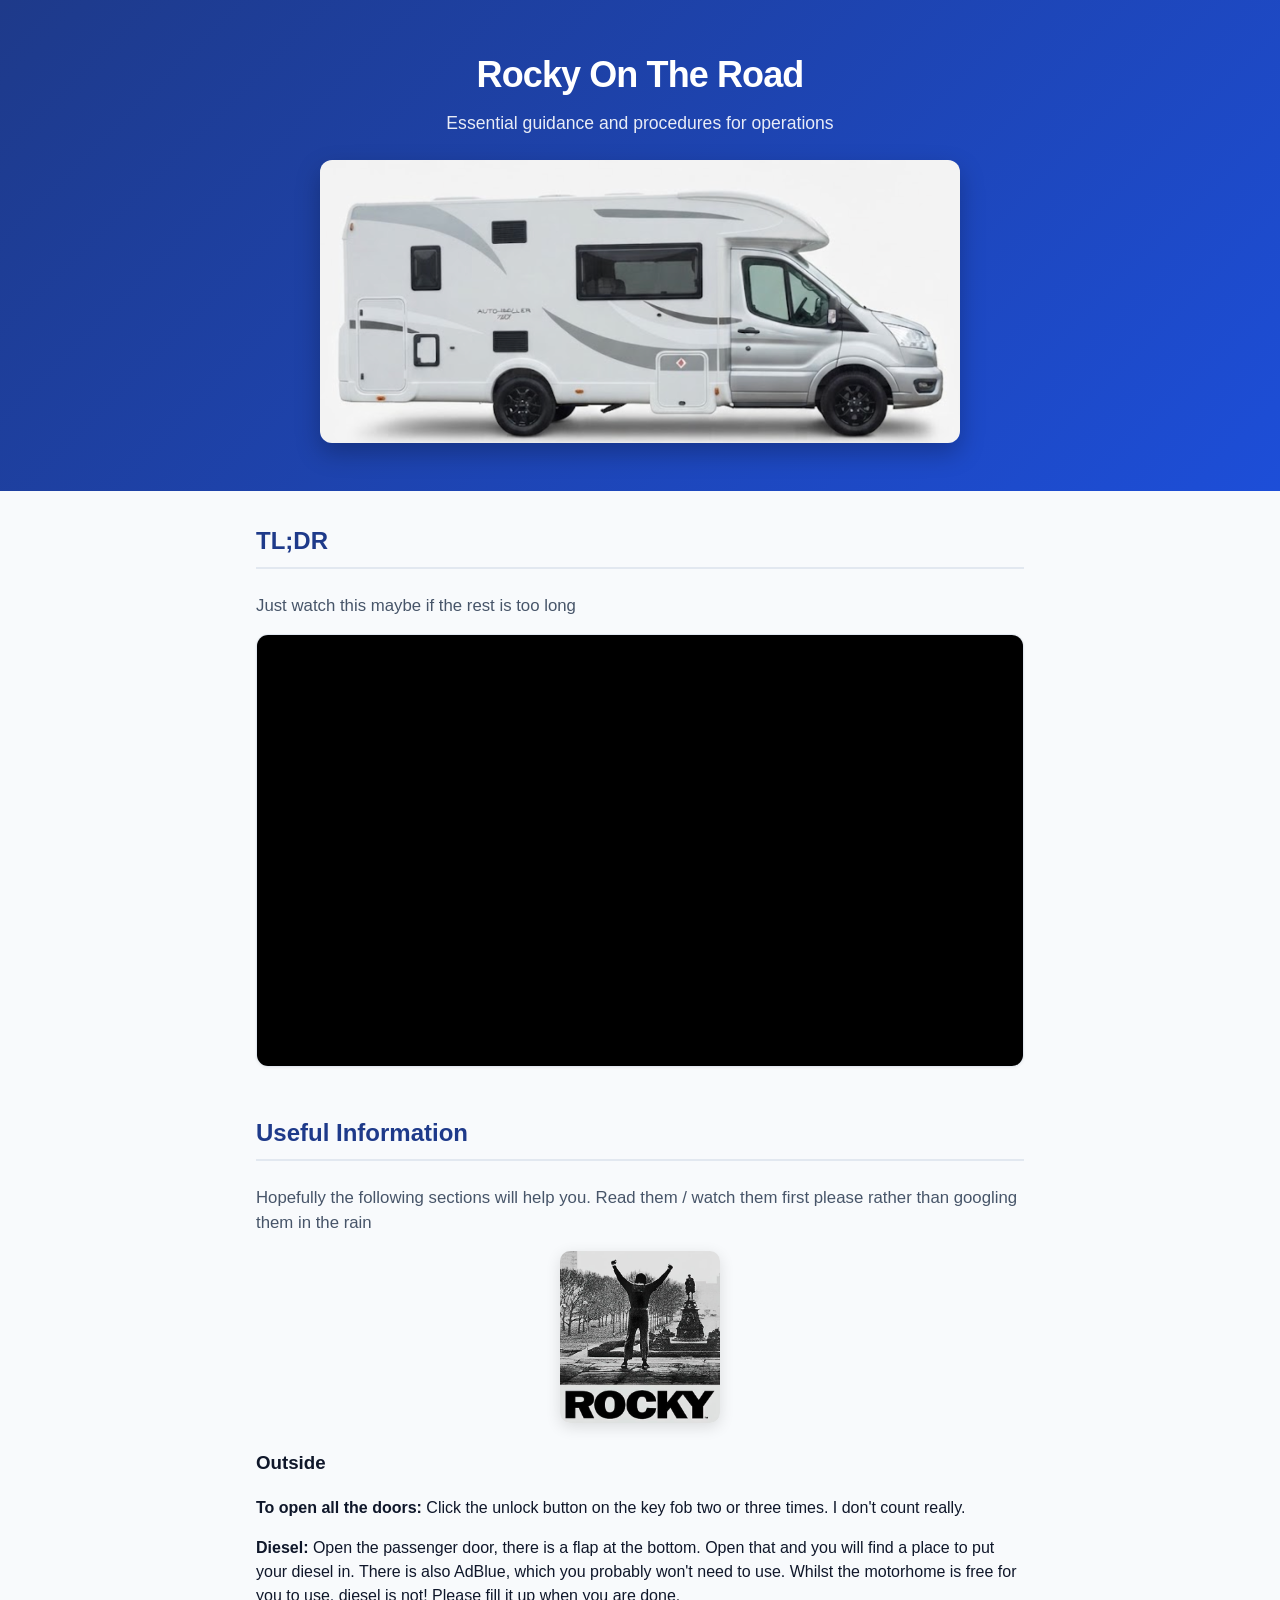
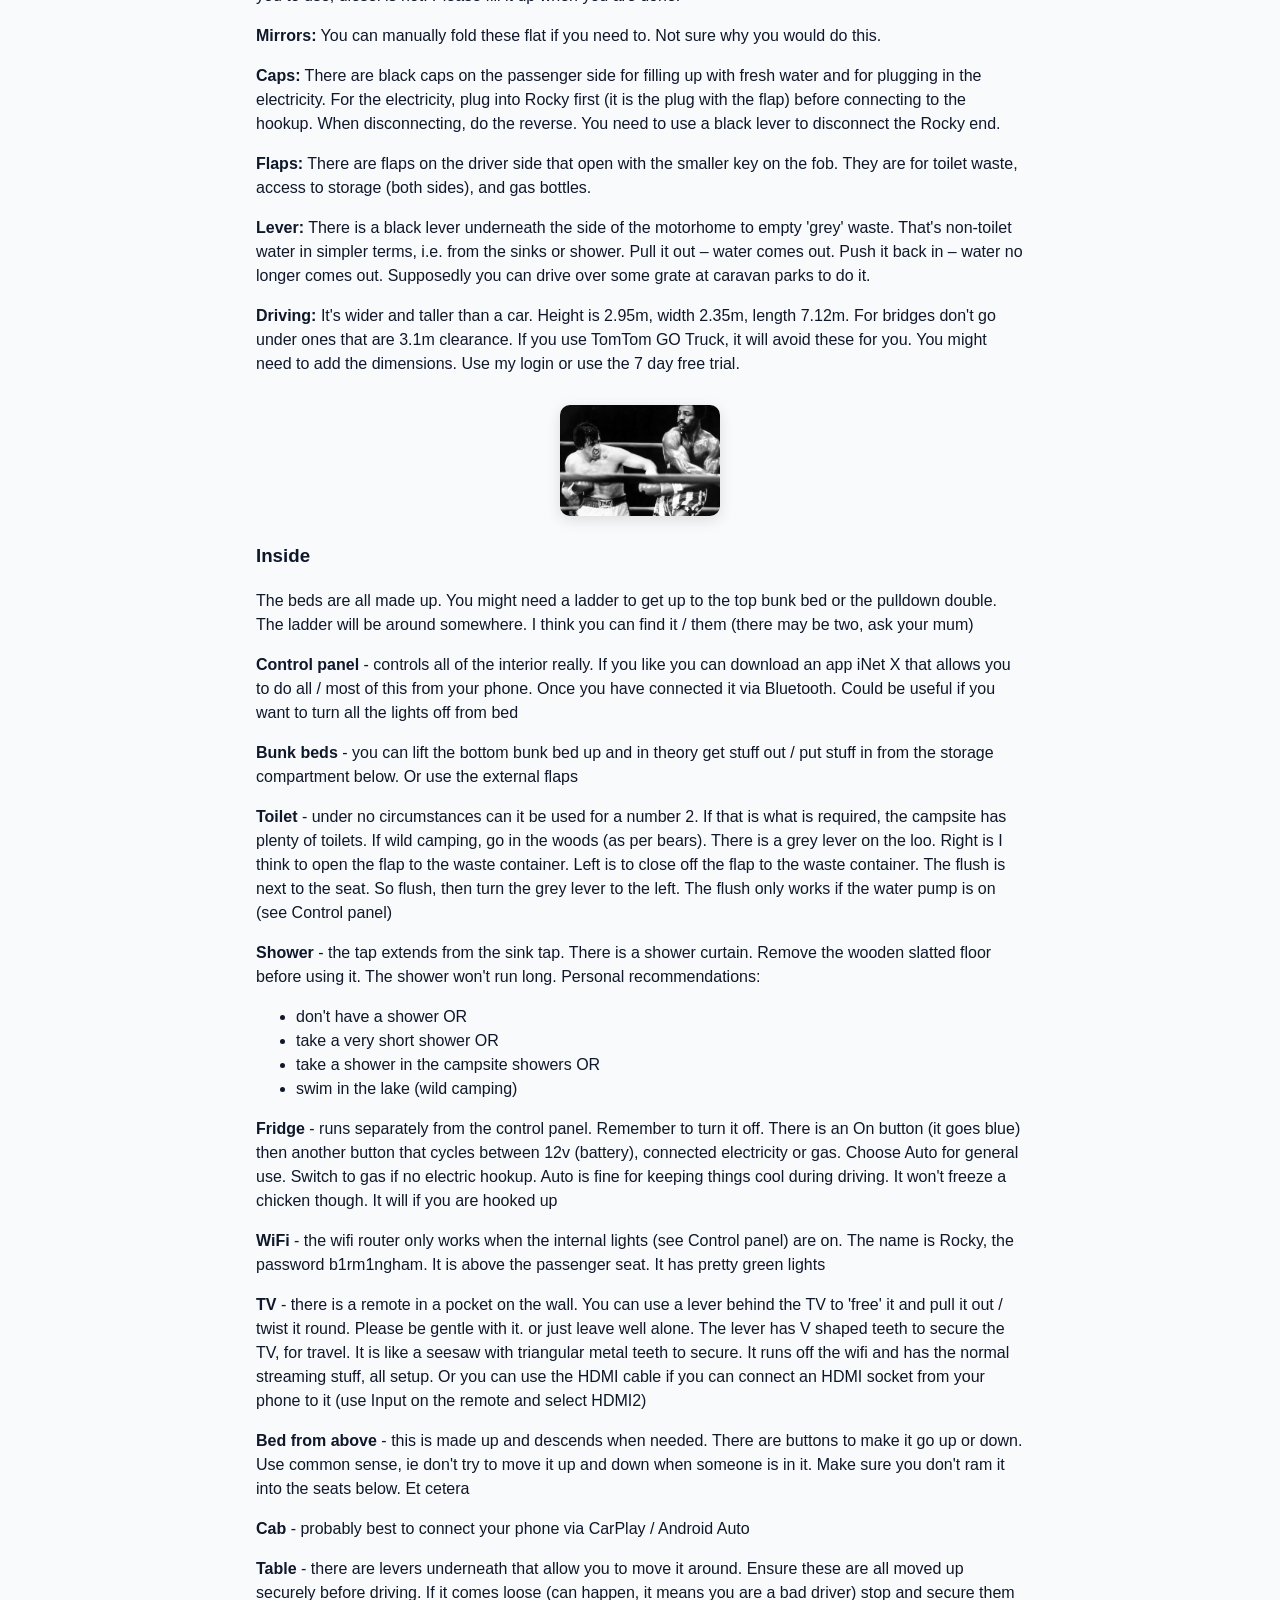
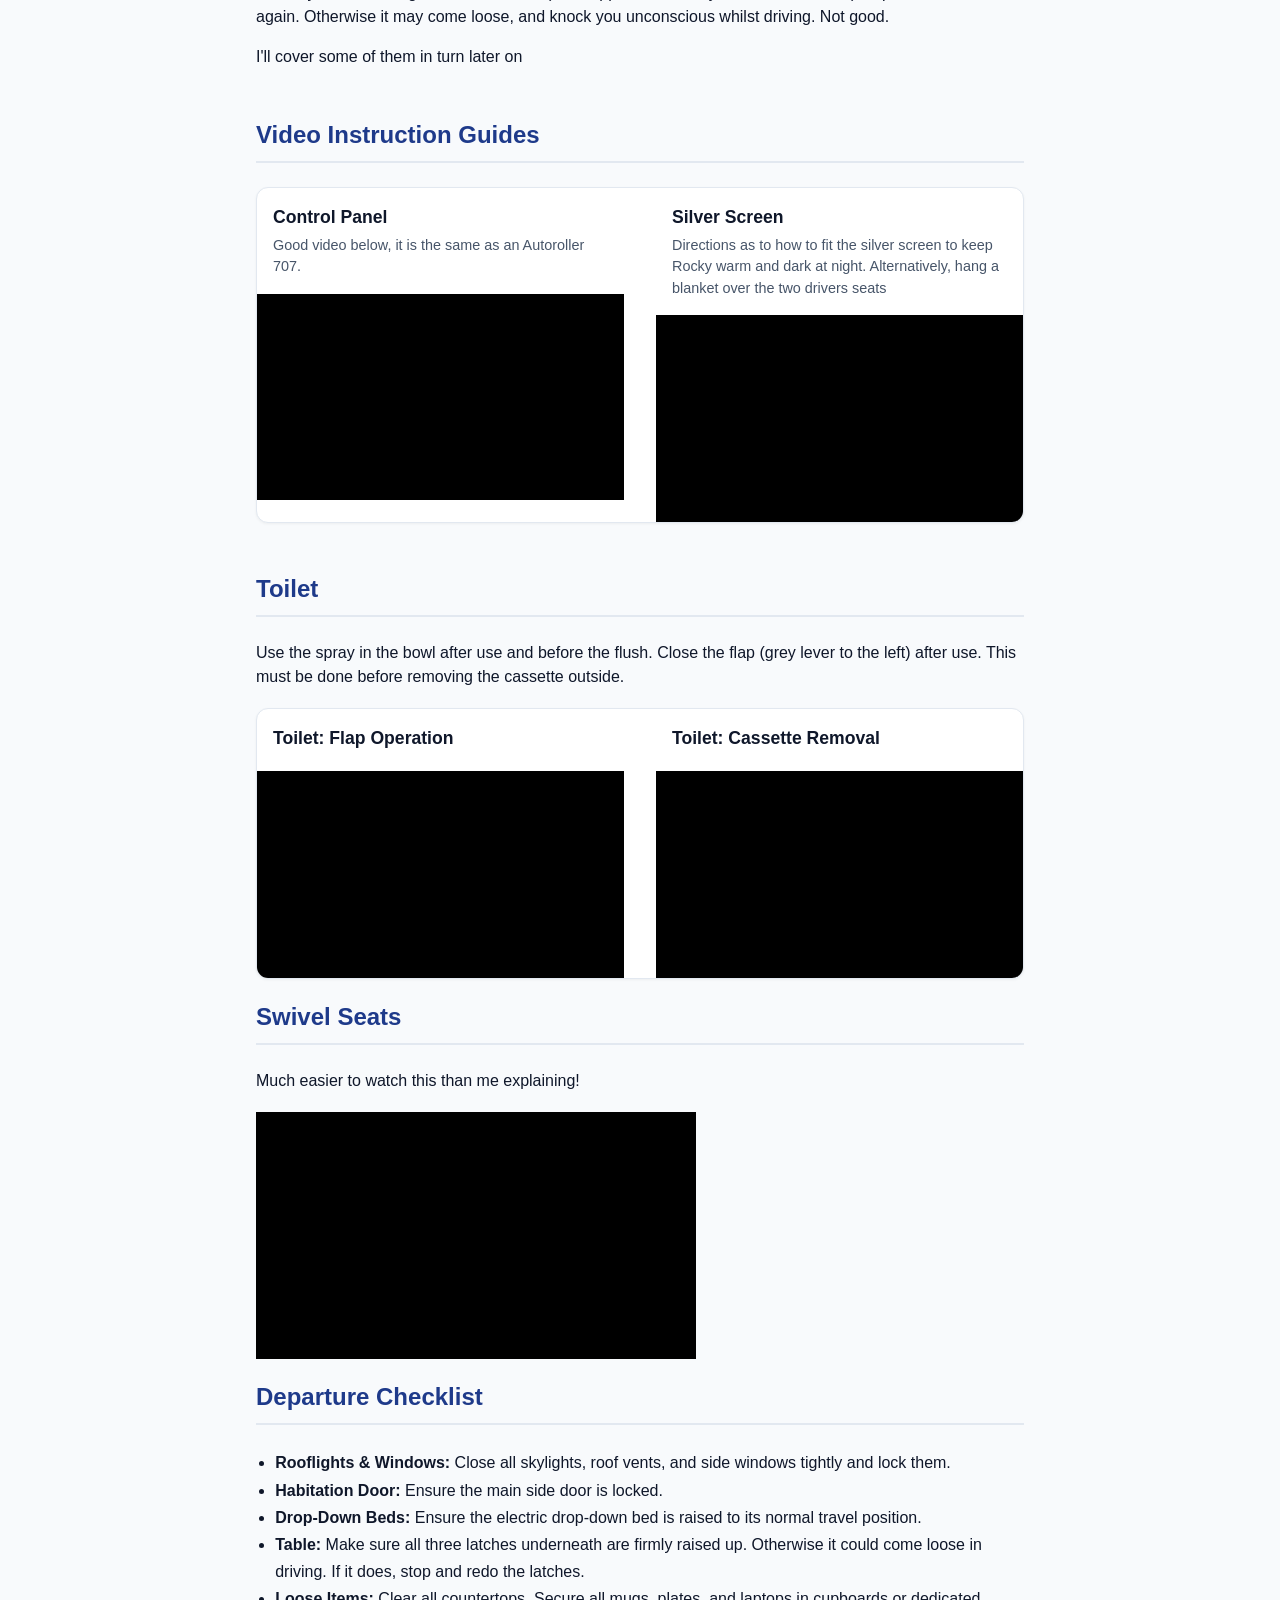
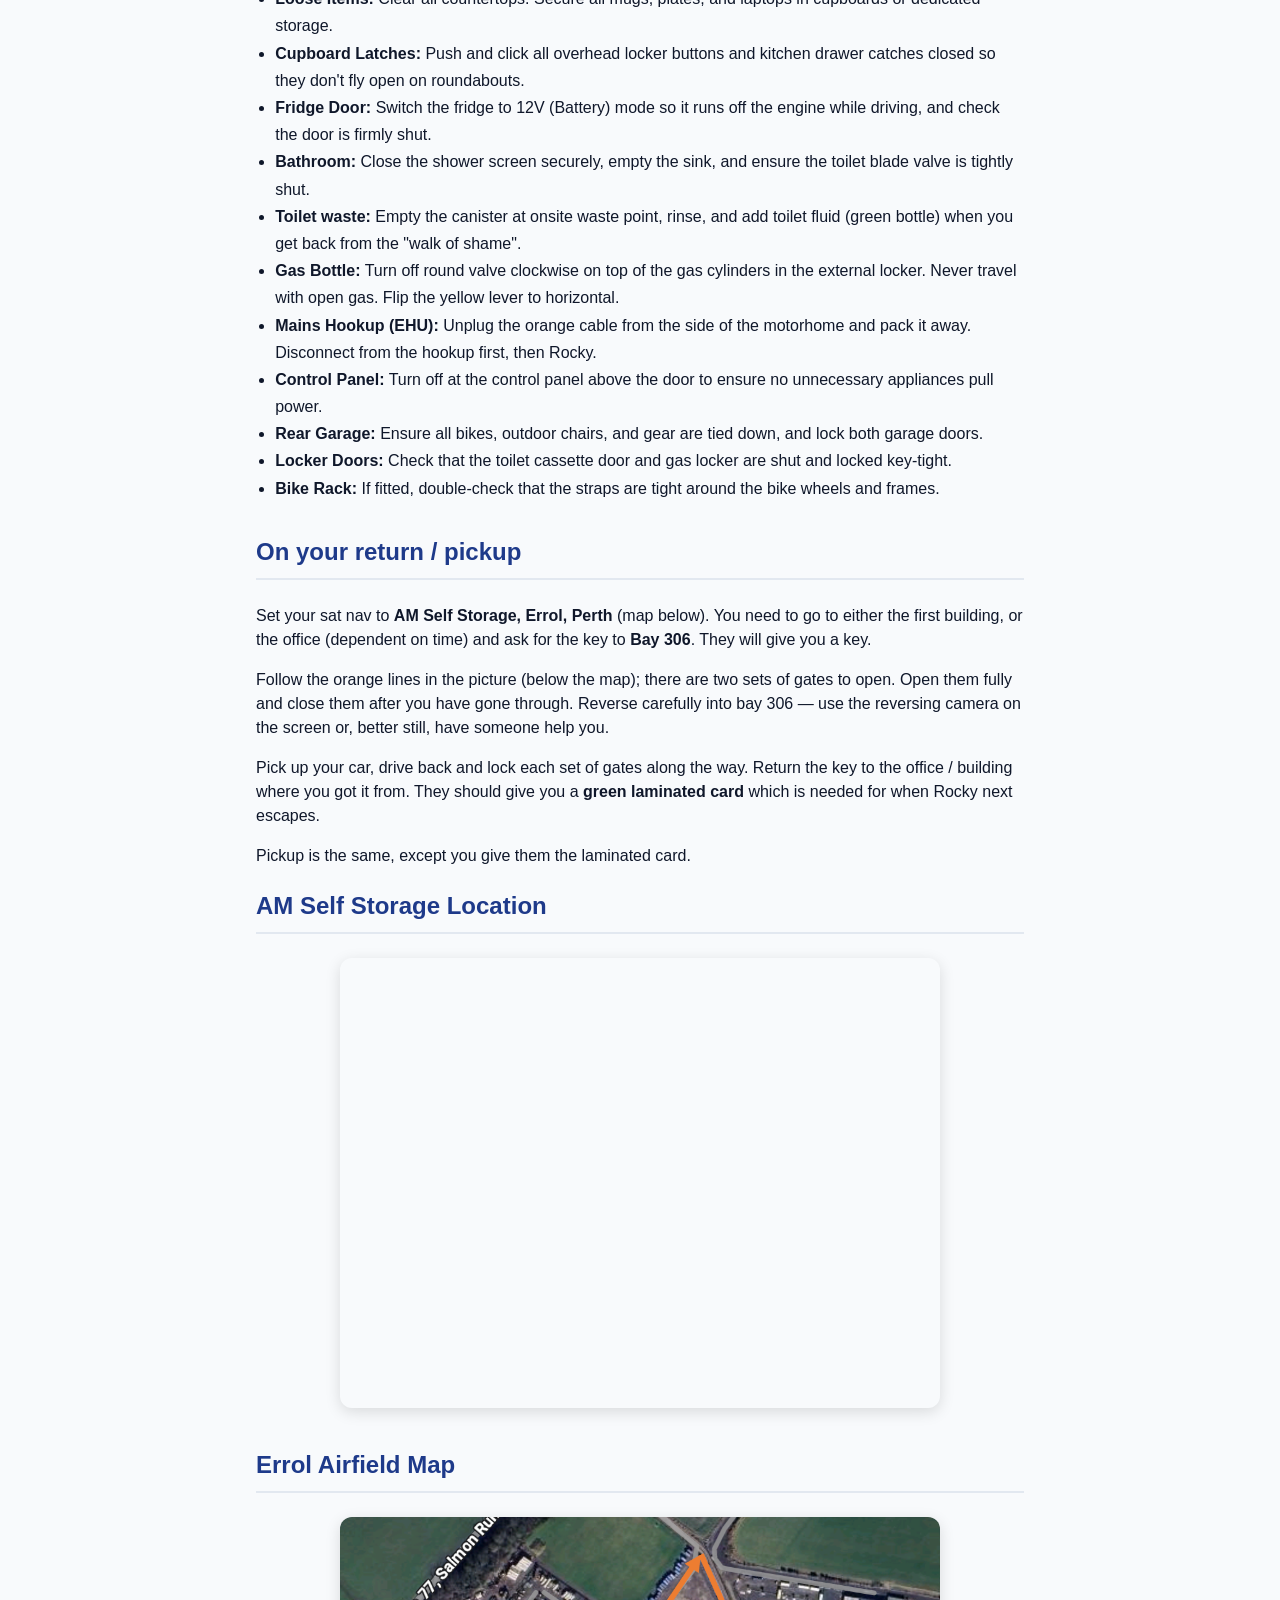
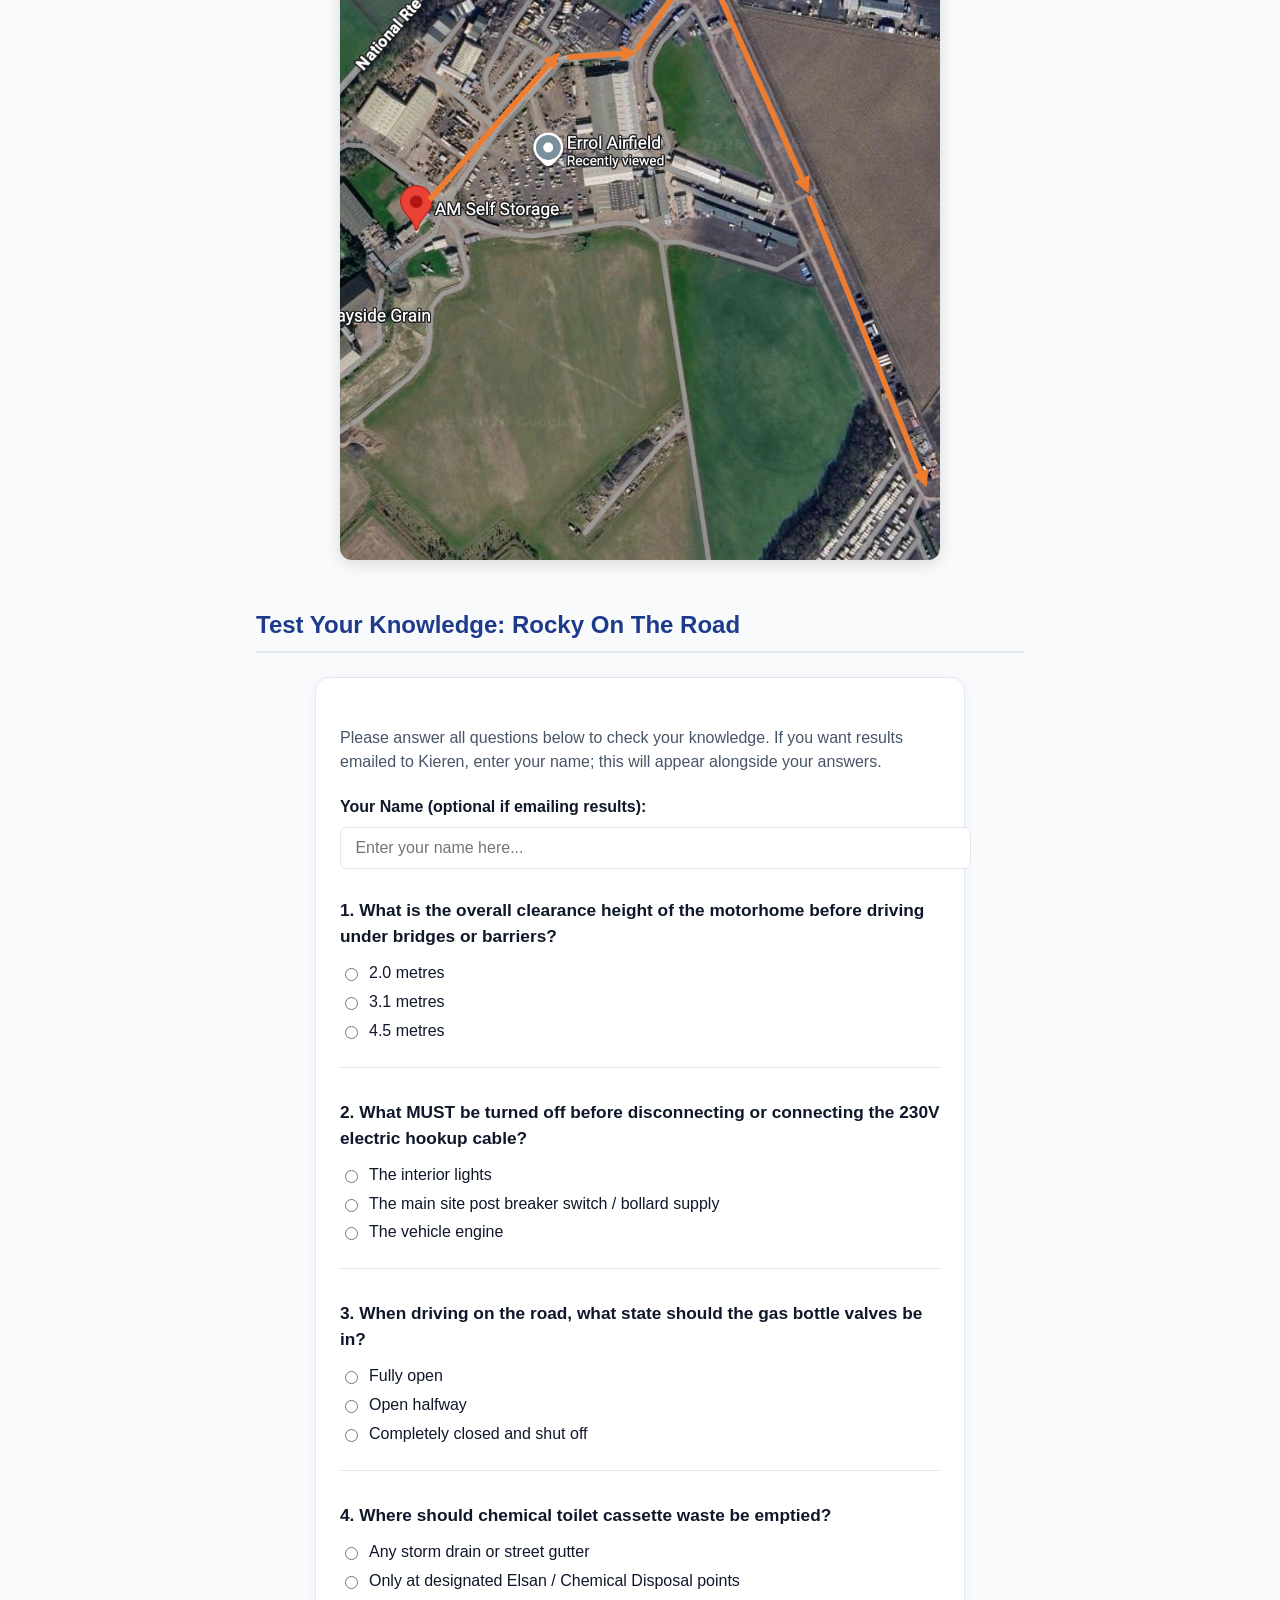
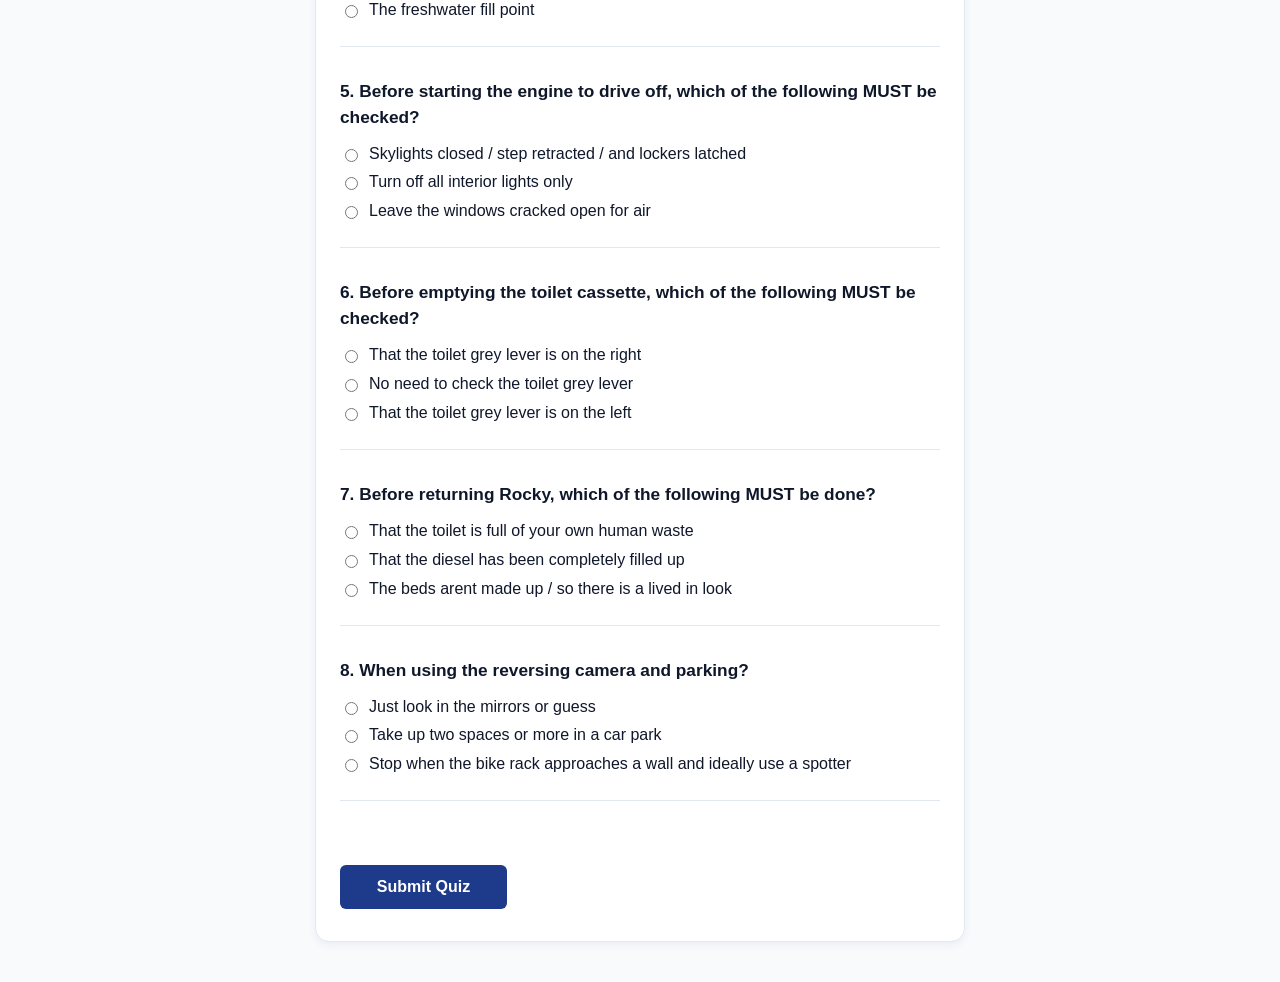
<file: rocky/index.html>
<!DOCTYPE html>
<html lang="en-GB">
<head>
    <meta charset="UTF-8">
    <meta name="viewport" content="width=device-width, initial-scale=1.0">
    <title>Rocky On The Road</title>
    <style>
        :root {
            --primary: #1e3a8a;
            --primary-light: #3b82f6;
            --background: #f8fafc;
            --surface: #ffffff;
            --text: #0f172a;
            --text-secondary: #475569;
            --border: #e2e8f0;
            --success: #10b981;
        }
        body {
            font-family: -apple-system, BlinkMacSystemFont, "Segoe UI", Roboto, Helvetica, Arial, sans-serif;
            background-color: var(--background);
            color: var(--text);
            line-height: 1.5;
            margin: 0;
            padding: 0;
            -webkit-font-smoothing: antialiased;
        }
        .hero { background: linear-gradient(135deg, var(--primary) 0%, #1d4ed8 100%); color: white; padding: 3rem 1.5rem; text-align: center; }
        .hero h1 { margin: 0; font-size: 2.25rem; font-weight: 800; letter-spacing: -0.025em; }
        .hero p { margin: 0.5rem 0 0 0; font-size: 1.1rem; opacity: 0.9; }
        .hero-image { display: block; max-width: min(640px, 100%); width: 100%; height: auto; margin: 1.5rem auto 0; border-radius: 12px; box-shadow: 0 10px 25px rgba(0, 0, 0, 0.25); }
        .container { max-width: 800px; margin: 2rem auto; padding: 0 1rem; box-sizing: border-box; }
        .section-title { font-size: 1.5rem; font-weight: 700; margin-bottom: 1.5rem; color: var(--primary); border-bottom: 2px solid var(--border); padding-bottom: 0.5rem; }
        .tldr-section { margin-bottom: 3rem; }
        .tldr-copy { margin: 0 0 1rem 0; color: var(--text-secondary); font-size: 1.05rem; }
        .video-grid { display: grid; grid-template-columns: 1fr; gap: 1.5rem; margin-bottom: 3rem; }
        @media (min-width: 640px) { .video-grid { grid-template-columns: 1fr 1fr; } }
        .video-card { background: var(--surface); border: 1px solid var(--border); border-radius: 12px; overflow: hidden; box-shadow: 0 1px 3px rgba(0,0,0,0.05); }
        .video-wrapper { position: relative; padding-bottom: 56.25%; height: 0; background: #000; }
        .video-wrapper video, .video-wrapper iframe { position: absolute; top: 0; left: 0; width: 100%; height: 100%; border: 0; }
        .video-info { padding: 1rem; }
        .video-info h3 { margin: 0 0 0.25rem 0; font-size: 1.1rem; font-weight: 600; }
        .video-info p { margin: 0; font-size: 0.9rem; color: var(--text-secondary); }
        .quiz-card { background: var(--surface); border: 1px solid var(--border); border-radius: 16px; padding: 1.5rem; box-shadow: 0 4px 6px -1px rgba(0,0,0,0.05); }
        .quiz-item { margin-bottom: 1.5rem; padding-bottom: 1.5rem; border-bottom: 1px solid var(--border); }
        .quiz-item:last-child { border-bottom: none; margin-bottom: 0; padding-bottom: 0; }
        .quiz-question { font-weight: 600; font-size: 1.1rem; margin-bottom: 0.75rem; }
        .quiz-options { display: flex; flex-direction: column; gap: 0.5rem; }
        .option-label { display: flex; align-items: center; padding: 0.75rem 1rem; border: 1px solid var(--border); border-radius: 8px; cursor: pointer; transition: all 0.2s ease; font-size: 0.95rem; }
        .option-label:hover { background-color: #f1f5f9; border-color: #cbd5e1; }
        .option-label input { margin-right: 0.75rem; width: 1.15rem; height: 1.15rem; }
        .btn-submit { display: block; width: 100%; background-color: var(--primary); color: white; border: none; padding: 1rem; border-radius: 8px; font-size: 1rem; font-weight: 600; cursor: pointer; transition: background-color 0.2s; margin-top: 1.5rem; }
        .btn-submit:hover { background-color: #1d4ed8; }
        .results-box { margin-top: 1.5rem; padding: 1.25rem; border-radius: 8px; background-color: #f0fdf4; border: 1px solid #bbf7d0; color: #166534; display: none; }
        .results-box.pass { background-color: #f0fdf4; border-color: #bbf7d0; color: #166534; }
        .results-box.fail { background-color: #fef2f2; border-color: #fecaca; color: #991b1b; }
        .results-box h4 { margin: 0 0 0.5rem 0; font-size: 1.1rem; }
        .results-box p { margin: 0; font-size: 0.95rem; }
        .quiz-item.correct .quiz-question::after { content: " ✓"; color: var(--success); font-weight: bold; }
        .quiz-item.incorrect .quiz-question::after { content: " ✗"; color: #ef4444; font-weight: bold; }
        .error-text { color: #b91c1c; font-size: 0.9rem; margin-top: 0.75rem; display: none; }
    </style>
</head>
<body>

    <header class="hero">
        <h1>Rocky On The Road</h1>
        <p>Essential guidance and procedures for operations</p>
        <img class="hero-image" src="rocky_image.png" alt="Rocky the motorhome">
    </header>

    <main class="container">
        <section class="tldr-section">
            <h2 class="section-title">TL;DR</h2>
            <p class="tldr-copy">Just watch this maybe if the rest is too long</p>
            <div class="video-card">
                <div class="video-wrapper">
                    <iframe
                        src="https://www.youtube-nocookie.com/embed/Q1Xa2p4BDJs?start=1"
                        title="Rocky On The Road TL;DR"
                        allow="accelerometer; autoplay; clipboard-write; encrypted-media; gyroscope; picture-in-picture; web-share"
                        allowfullscreen
                        referrerpolicy="no-referrer-when-downgrade">
                    </iframe>
                </div>
            </div>
        </section>

        <section class="tldr-section">
            <h2 class="section-title">Useful Information</h2>
            <p class="tldr-copy">Hopefully the following sections will help you. Read them / watch them first please rather than googling them in the rain</p>
            <div style="text-align: center; margin-bottom: 1.2rem;">
                <img src="rocky_image2.png" alt="Another view of Rocky the motorhome" style="max-width:160px; width: 50vw; height: auto; border-radius: 10px; box-shadow: 0 4px 15px rgba(0,0,0,0.12);" />
            </div>
            <div>
                <div class="info-subsection">
                    <h3>Outside</h3>
                        <p>
                            <strong>To open all the doors:</strong> Click the unlock button on the key fob two or three times. I don't count really.
                        </p>
                        <p>
                            <strong>Diesel:</strong> Open the passenger door, there is a flap at the bottom. Open that and you will find a place to put your diesel in. There is also AdBlue, which you probably won't need to use. Whilst the motorhome is free for you to use, diesel is not! Please fill it up when you are done.
                        </p>
                        <p>
                            <strong>Mirrors:</strong> You can manually fold these flat if you need to. Not sure why you would do this.
                        </p>
                        <p>
                            <strong>Caps:</strong> There are black caps on the passenger side for filling up with fresh water and for plugging in the electricity. For the electricity, plug into Rocky first (it is the plug with the flap) before connecting to the hookup. When disconnecting, do the reverse. You need to use a black lever to disconnect the Rocky end.
                        </p>
                        <p>
                            <strong>Flaps:</strong> There are flaps on the driver side that open with the smaller key on the fob. They are for toilet waste, access to storage (both sides), and gas bottles.
                        </p>
                        <p>
                            <strong>Lever:</strong> There is a black lever underneath the side of the motorhome to empty 'grey' waste. That's non-toilet water in simpler terms, i.e. from the sinks or shower. Pull it out – water comes out. Push it back in – water no longer comes out. Supposedly you can drive over some grate at caravan parks to do it.
                        </p>
                        <p>
                            <strong>Driving:</strong> It's wider and taller than a car. Height is 2.95m, width 2.35m, length 7.12m. For bridges don't go under ones that are 3.1m clearance. If you use TomTom GO Truck, it will avoid these for you. You might need to add the dimensions. Use my login or use the 7 day free trial.
                        </p>
                    </div>
            </div>
            <div style="text-align: center; margin: 1.8rem 0 1.2rem 0;">
                <img src="rocky_image3.png" alt="Another view of Rocky the motorhome" style="max-width:160px; width: 50vw; height: auto; border-radius: 10px; box-shadow: 0 4px 15px rgba(0,0,0,0.12);" />
            </div>
            <div>
                <div class="info-subsection">
                    <h3>Inside</h3>
                        <p>The beds are all made up.  You might need a ladder to get up to the top bunk bed or the pulldown double.  The ladder will be around somewhere.  I think you can find it / them (there may be two, ask your mum)</p>
                        <p><strong>Control panel</strong> - controls all of the interior really.  If you like you can download an app iNet X that allows you to do all / most of this from your phone.  Once you have connected it via Bluetooth.  Could be useful if you want to turn all the lights off from bed</p>
                        <p><strong>Bunk beds</strong> - you can lift the bottom bunk bed up and in theory get stuff out / put stuff in from the storage compartment below.  Or use the external flaps</p>
                        <p><strong>Toilet</strong> - under no circumstances can it be used for a number 2.  If that is what is required, the campsite has plenty of toilets.  If wild camping, go in the woods (as per bears).  There is a grey lever on the loo.  Right is I think to open the flap to the waste container.  Left is to close off the flap to the waste container.  The flush is next to the seat.  So flush, then turn the grey lever to the left.  The flush only works if the water pump is on (see Control panel)</p>
                        <p><strong>Shower</strong> - the tap extends from the sink tap.  There is a shower curtain.  Remove the wooden slatted floor before using it.  The shower won't run long.  Personal recommendations:</p>
                        <ul>
                            <li>don't have a shower OR</li>
                            <li>take a very short shower OR</li>
                            <li>take a shower in the campsite showers OR</li>
                            <li>swim in the lake (wild camping)</li>
                        </ul>
                        <p><strong>Fridge</strong> - runs separately from the control panel.  Remember to turn it off.  There is an On button (it goes blue) then another button that cycles between 12v (battery), connected electricity or gas.  Choose Auto for general use.  Switch to gas if no electric hookup.  Auto is fine for keeping things cool during driving.  It won't freeze a chicken though.  It will if you are hooked up</p>
                        <p><strong>WiFi</strong> - the wifi router only works when the internal lights (see Control panel) are on.  The name is Rocky, the password b1rm1ngham.  It is above the passenger seat.  It has pretty green lights</p>
                        <p><strong>TV</strong> - there is a remote in a pocket on the wall.  You can use a lever behind the TV to 'free' it and pull it out / twist it round.  Please be gentle with it.  or just leave well alone. The lever has V shaped teeth to secure the TV, for travel.  It is like a seesaw with triangular metal teeth to secure.  It runs off the wifi and has the normal streaming stuff, all setup.  Or you can use the HDMI cable if you can connect an HDMI socket from your phone to it (use Input on the remote and select HDMI2)</p>
                        <p><strong>Bed from above</strong> - this is made up and descends when needed.  There are buttons to make it go up or down.  Use common sense, ie don't try to move it up and down when someone is in it.  Make sure you don't ram it into the seats below.  Et cetera</p>
                        <p><strong>Cab</strong> - probably best to connect your phone via CarPlay / Android Auto</p>
                        <p><strong>Table</strong> - there are levers underneath that allow you to move it around.  Ensure these are all moved up securely before driving.  If it comes loose (can happen, it means you are a bad driver) stop and secure them again.  Otherwise it may come loose, and knock you unconscious whilst driving.  Not good.</p>
                        <p>I'll cover some of them in turn later on</p>
                    </div>
            </div>
        </section>

        <section>
            <h2 class="section-title">Video Instruction Guides</h2>
            <div class="video-grid" style="display: flex; gap: 1.2rem; flex-wrap: wrap;">
                <div class="video-card" style="display: flex; flex-direction: row; gap: 2rem; align-items: flex-start;">
                    <div style="flex: 1; min-width: 260px; max-width: 440px;">
                        <div class="video-info">
                            <h3>Control Panel</h3>
                            <p>Good video below, it is the same as an Autoroller 707.</p>
                        </div>
                        <div class="video-wrapper">
                            <iframe width="100%" height="220" src="https://www.youtube-nocookie.com/embed/7XScI2V0YLk" title="Control Panel" frameborder="0" allow="accelerometer; autoplay; clipboard-write; encrypted-media; gyroscope; picture-in-picture" allowfullscreen referrerpolicy="strict-origin-when-cross-origin"></iframe>
                        </div>
                    </div>
                    <div style="flex: 1; min-width: 260px; max-width: 440px;">
                        <div class="video-info">
                            <h3>Silver Screen</h3>
                            <p>Directions as to how to fit the silver screen to keep Rocky warm and dark at night.  Alternatively, hang a blanket over the two drivers seats</p>
                        </div>
                        <div class="video-wrapper">
                            <iframe width="100%" height="220" src="https://www.youtube-nocookie.com/embed/pwKFFReq99A" title="Silver Screen" frameborder="0" allow="accelerometer; autoplay; clipboard-write; encrypted-media; gyroscope; picture-in-picture" allowfullscreen referrerpolicy="strict-origin-when-cross-origin"></iframe>
                        </div>
                    </div>
                </div>
            </div>
        </section>

        <section>
            <h2 class="section-title">Toilet</h2>
            <div class="toilet-info">
                <p>
                    Use the spray in the bowl after use and before the flush. Close the flap (grey lever to the left) after use. This must be done before removing the cassette outside.
                </p>
                <div class="video-card" style="display: flex; flex-direction: row; gap: 2rem; align-items: flex-start; margin-top:1.2rem;">
                    <div style="flex: 1; min-width: 260px; max-width: 440px;">
                        <div class="video-info">
                            <h3>Toilet: Flap Operation</h3>
                        </div>
                        <div class="video-wrapper">
                            <iframe width="100%" height="220" src="https://www.youtube-nocookie.com/embed/Q1Xa2p4BDJs?start=1163" title="Toilet Cassette Removal" frameborder="0" allow="accelerometer; autoplay; clipboard-write; encrypted-media; gyroscope; picture-in-picture; web-share" referrerpolicy="strict-origin-when-cross-origin" allowfullscreen></iframe>
                        </div>
                    </div>
                    <div style="flex: 1; min-width: 260px; max-width: 440px;">
                        <div class="video-info">
                            <h3>Toilet: Cassette Removal</h3>
                        </div>
                        <div class="video-wrapper">
                            <iframe width="100%" height="220" src="https://www.youtube-nocookie.com/embed/Q1Xa2p4BDJs?start=304" title="Toilet Flap Operation" frameborder="0" allow="accelerometer; autoplay; clipboard-write; encrypted-media; gyroscope; picture-in-picture; web-share" referrerpolicy="strict-origin-when-cross-origin" allowfullscreen></iframe>
                        </div>
                    </div>
                </div>
            </div>
        </section>

        <section>
            <h2 class="section-title">Swivel Seats</h2>
            <div class="swivel-info">
                <p>Much easier to watch this than me explaining!</p>
                <div style="flex: 1; min-width: 260px; max-width: 440px;">
                    <div class="video-wrapper" style="margin-top:1.2rem; max-width: 440px; min-width: 260px;">
                        <iframe width="100%" height="110" src="https://www.youtube-nocookie.com/embed/Q1Xa2p4BDJs?start=579" title="YouTube video player" frameborder="0" allow="accelerometer; autoplay; clipboard-write; encrypted-media; gyroscope; picture-in-picture; web-share" referrerpolicy="strict-origin-when-cross-origin" allowfullscreen></iframe>
                    </div>
                </div>
            </div>
        </section>
        <section>
            <h2 class="section-title">Departure Checklist</h2>
            <ul style="margin: 0 0 2rem 0; padding-left:1.2em; line-height:1.7;">
                <li><b>Rooflights &amp; Windows:</b> Close all skylights, roof vents, and side windows tightly and lock them.</li>
                <li><b>Habitation Door:</b> Ensure the main side door is locked.</li>
                <li><b>Drop-Down Beds:</b> Ensure the electric drop-down bed is raised to its normal travel position.</li>
                <li><b>Table:</b> Make sure all three latches underneath are firmly raised up. Otherwise it could come loose in driving. If it does, stop and redo the latches.</li>
                <li><b>Loose Items:</b> Clear all countertops. Secure all mugs, plates, and laptops in cupboards or dedicated storage.</li>
                <li><b>Cupboard Latches:</b> Push and click all overhead locker buttons and kitchen drawer catches closed so they don't fly open on roundabouts.</li>
                <li><b>Fridge Door:</b> Switch the fridge to 12V (Battery) mode so it runs off the engine while driving, and check the door is firmly shut.</li>
                <li><b>Bathroom:</b> Close the shower screen securely, empty the sink, and ensure the toilet blade valve is tightly shut.</li>
                <li><b>Toilet waste:</b> Empty the canister at onsite waste point, rinse, and add toilet fluid (green bottle) when you get back from the "walk of shame".</li>
                <li><b>Gas Bottle:</b> Turn off round valve clockwise on top of the gas cylinders in the external locker. Never travel with open gas. Flip the yellow lever to horizontal.</li>
                <li><b>Mains Hookup (EHU):</b> Unplug the orange cable from the side of the motorhome and pack it away. Disconnect from the hookup first, then Rocky.</li>
                <li><b>Control Panel:</b> Turn off at the control panel above the door to ensure no unnecessary appliances pull power.</li>
                <li><b>Rear Garage:</b> Ensure all bikes, outdoor chairs, and gear are tied down, and lock both garage doors.</li>
                <li><b>Locker Doors:</b> Check that the toilet cassette door and gas locker are shut and locked key-tight.</li>
                <li><b>Bike Rack:</b> If fitted, double-check that the straps are tight around the bike wheels and frames.</li>
            </ul>
        </section>
        <section>
            <h2 class="section-title">On your return / pickup</h2>
            <div class="info-subsection">
                <p>
                    Set your sat nav to <strong>AM Self Storage, Errol, Perth</strong> (map below). You need to go to either the first building, or the office (dependent on time) and ask for the key to <strong>Bay 306</strong>. They will give you a key.
                </p>
                <p>
                    Follow the orange lines in the picture (below the map); there are two sets of gates to open. Open them fully and close them after you have gone through. Reverse carefully into bay 306 &mdash; use the reversing camera on the screen or, better still, have someone help you.
                </p>
                <p>
                    Pick up your car, drive back and lock each set of gates along the way. Return the key to the office / building where you got it from. They should give you a <strong>green laminated card</strong> which is needed for when Rocky next escapes.
                </p>
                <p>
                    Pickup is the same, except you give them the laminated card.
                </p>
            </div>
        </section>
        <section>
            <h2 class="section-title">AM Self Storage Location</h2>
            <div style="text-align: center; margin-bottom: 2rem;">
                <iframe 
                    src="https://www.google.com/maps/embed?pb=!1m18!1m12!1m3!1d2897.65053446874!2d-3.197803686905661!3d56.403412573220784!2m3!1f0!2f0!3f0!3m2!1i1024!2i768!4f13.1!3m3!1m2!1s0x48864756442e2c39%3A0x6def25c7a09dafc1!2sAM%20Self%20Storage!5e1!3m2!1sen!2suk!4v1790883439818!5m2!1sen!2suk" 
                    width="600" 
                    height="450" 
                    style="border:0; width: 100%; max-width: 600px; border-radius: 12px; box-shadow: 0 4px 15px rgba(0,0,0,0.13);" 
                    allowfullscreen="" 
                    loading="lazy" 
                    referrerpolicy="strict-origin-when-cross-origin">
                </iframe>
            </div>
        </section>
        <section>
            <h2 class="section-title">Errol Airfield Map</h2>
            <div style="text-align: center; margin-bottom: 2rem;">
                <img src="errol_airfield2.png" alt="Map of Errol Airfield showing directions" style="max-width: 600px; width: 90%; border-radius: 12px; box-shadow: 0 4px 15px rgba(0,0,0,0.13);" />
            </div>
        </section>

        <!-- Quiz Section: fix nesting/continuity, ask name before rendering quiz questions -->
        <section id="quiz-section" style="margin:2.5rem 0;">
            <h2 class="section-title">Test Your Knowledge: Rocky On The Road</h2>
            <form id="quiz-form" style="background: var(--surface); border:1px solid var(--border); border-radius: 14px; max-width:600px; margin: 0 auto; padding: 2rem 1.5rem; box-shadow:0 3px 8px rgba(30, 58, 138, 0.06);">
                <div style="margin-bottom:1.3rem; color:#475569;">
                    <p>Please answer all questions below to check your knowledge. If you want results emailed to Kieren, enter your name; this will appear alongside your answers.</p>
                </div>
                <div style="margin-bottom:1.5rem;">
                    <label for="user-name" style="font-weight:600; display:block; margin-bottom:0.5rem;">Your Name (optional if emailing results):</label>
                    <input type="text" id="user-name" name="user-name" style="width:100%; padding:0.7rem 0.9rem; border-radius:6px; border:1px solid var(--border); font-size:1rem; margin-bottom:0.3rem;" placeholder="Enter your name here..." autocomplete="name">
                </div>
                <div id="quiz-questions"></div>
                <button type="button" id="submit-quiz" style="background: var(--primary); color:white; border:none; border-radius:6px; font-size:1rem; padding:0.8rem 2.3rem; margin-top:2rem; cursor:pointer; font-weight:600;">
                    Submit Quiz
                </button>
                <div id="quiz-result" style="display:none; margin-top:2rem; background: var(--success); color:white; padding:1.1rem 1.2rem; border-radius:8px; font-size:1.25rem; text-align:center; font-weight:600;">
                </div>
            </form>
        </section>

    </main>
    <script>
        // Questions reflected from quiz_data.csv
        const quizData = [
            {
                question: "What is the overall clearance height of the motorhome before driving under bridges or barriers?",
                options: [
                    "2.0 metres",
                    "3.1 metres",
                    "4.5 metres"
                ],
                correct: 2
            },
            {
                question: "What MUST be turned off before disconnecting or connecting the 230V electric hookup cable?",
                options: [
                    "The interior lights",
                    "The main site post breaker switch / bollard supply",
                    "The vehicle engine"
                ],
                correct: 2
            },
            {
                question: "When driving on the road, what state should the gas bottle valves be in?",
                options: [
                    "Fully open",
                    "Open halfway",
                    "Completely closed and shut off"
                ],
                correct: 3
            },
            {
                question: "Where should chemical toilet cassette waste be emptied?",
                options: [
                    "Any storm drain or street gutter",
                    "Only at designated Elsan / Chemical Disposal points",
                    "The freshwater fill point"
                ],
                correct: 2
            },
            {
                question: "Before starting the engine to drive off, which of the following MUST be checked?",
                options: [
                    "Skylights closed / step retracted / and lockers latched",
                    "Turn off all interior lights only",
                    "Leave the windows cracked open for air"
                ],
                correct: 1
            },
            {
                question: "Before emptying the toilet cassette, which of the following MUST be checked?",
                options: [
                    "That the toilet grey lever is on the right",
                    "No need to check the toilet grey lever",
                    "That the toilet grey lever is on the left"
                ],
                correct: 3
            },
            {
                question: "Before returning Rocky, which of the following MUST be done?",
                options: [
                    "That the toilet is full of your own human waste",
                    "That the diesel has been completely filled up",
                    "The beds arent made up / so there is a lived in look"
                ],
                correct: 2
            },
            {
                question: "When using the reversing camera and parking?",
                options: [
                    "Just look in the mirrors or guess",
                    "Take up two spaces or more in a car park",
                    "Stop when the bike rack approaches a wall and ideally use a spotter"
                ],
                correct: 3
            }
        ];

        function renderQuiz() {
            const questionsDiv = document.getElementById("quiz-questions");
            questionsDiv.innerHTML = "";
            quizData.forEach((q, idx) => {
                let qBlock = document.createElement('div');
                qBlock.className = 'quiz-question-card';
                qBlock.style = "margin-bottom:2rem;padding-bottom:1.2rem;border-bottom:1px solid var(--border);";
                let qTitle = document.createElement('div');
                qTitle.className = "quiz-question-title";
                qTitle.style = "font-weight:600;font-size:1.08rem;margin-bottom:0.7rem;";
                qTitle.textContent = `${idx+1}. ${q.question}`;
                qBlock.appendChild(qTitle);
                q.options.forEach((opt, optIdx) => {
                    let optId = `q${idx}_opt${optIdx+1}`;
                    let label = document.createElement('label');
                    label.setAttribute('for', optId);
                    label.style = "display:flex;align-items:center;gap:0.5em;margin-bottom:0.3em;cursor:pointer;";
                    let input = document.createElement('input');
                    input.type = "radio";
                    input.name = `q${idx}`;
                    input.id = optId;
                    input.value = optIdx+1;
                    input.required = true;
                    label.appendChild(input);
                    let span = document.createElement('span');
                    span.textContent = opt;
                    label.appendChild(span);
                    qBlock.appendChild(label);
                });
                questionsDiv.appendChild(qBlock);
            });
        }

        function evaluateQuiz(includeUserName = true) {
            let score = 0;
            let results = [];
            // get username field
            let userName = "";
            if (includeUserName) {
                const nameInput = document.getElementById("user-name");
                if(nameInput) userName = nameInput.value.trim();
            }
            for(let i=0; i<quizData.length; i++) {
                let radios = document.getElementsByName('q'+i);
                let selected = null;
                for (let radio of radios) {
                    if (radio.checked) {
                        selected = parseInt(radio.value, 10);
                        break;
                    }
                }
                let correct = (selected === quizData[i].correct);
                if(correct){
                    score++;
                }
                results.push({
                    question: quizData[i].question,
                    selected: selected,
                    correct: quizData[i].correct,
                    userAnswer: selected ? quizData[i].options[selected-1] : "(none)",
                    correctAnswer: quizData[i].options[quizData[i].correct-1]
                });
            }
            // Build body for mailto, optionally add user name
            let body = `Quiz Results:%0D%0A%0D%0A`;
            if (userName) {
                body += `User Name: ${userName}%0D%0A%0D%0A`;
            }
            for (let i = 0; i < results.length; i++) {
                body += `Q${i+1}: ${results[i].question}%0D%0A`;
                body += `Your answer: ${results[i].userAnswer}%0D%0A`;
                body += `Correct answer: ${results[i].correctAnswer}%0D%0A`;
                body += results[i].selected === results[i].correct ? '✓ Correct%0D%0A' : '✗ Incorrect%0D%0A';
                body += `%0D%0A`;
            }
            body += `Score: ${score} out of ${quizData.length}`;
            evaluateQuiz.latestMailto = `mailto:kieren@hotmail.co.uk?subject=Rocky%20Quiz%20Results&body=${body}`;
            return { score, userName };
        }

        document.addEventListener('DOMContentLoaded', function() {
            renderQuiz();
            document.getElementById("submit-quiz").onclick = function() {
                const form = document.getElementById("quiz-form");
                if (!form.checkValidity()) {
                    form.reportValidity();
                    return;
                }
                const total = quizData.length;
                const { score, userName } = evaluateQuiz();
                let resultBox = document.getElementById('quiz-result');
                resultBox.innerHTML = `You scored <strong>${score}</strong> out of <strong>${total}</strong>.<br>${score === total ? "Perfect! 🏆" : (score > Math.floor(total*0.75) ? "Great job!" : "Review above and try again!")}`;
                resultBox.style.display = 'block';
                // Offer to send email mailto with results if name was provided
                if(userName){
                    // make mailto clickable
                    const mailtoURL = evaluateQuiz.latestMailto;
                    let emailBtn = document.createElement('a');
                    emailBtn.textContent = "Email results to Kieren";
                    emailBtn.href = mailtoURL;
                    emailBtn.style = "display:inline-block; margin-top:1.3rem; color:#fff; background:var(--primary); border-radius:8px; padding:0.6rem 1.4rem; text-decoration:none; font-size:1rem; font-weight:600;";
                    resultBox.appendChild(document.createElement('br'));
                    resultBox.appendChild(emailBtn);
                }
                // Scroll to result if on mobile
                resultBox.scrollIntoView({behavior:"smooth", block:"center"});
            };
        });
    </script>
</body>
</html>
</file>
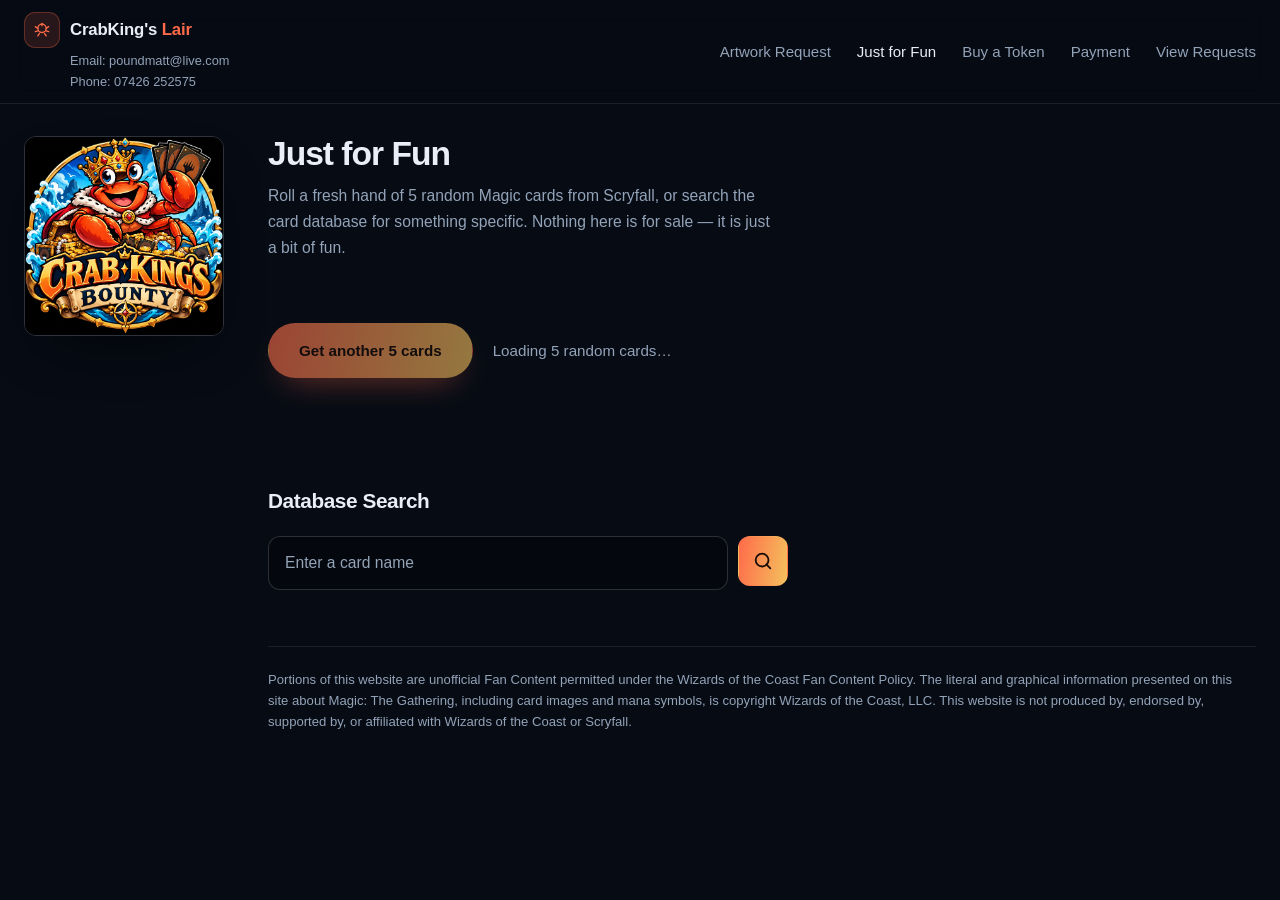
<file: just-for-fun.html>
<!DOCTYPE html>
<html lang="en">
<head>
  <meta charset="utf-8">
  <meta name="viewport" content="width=device-width, initial-scale=1">
  <title>Just for Fun — CrabKing's Lair</title>
  <meta name="description" content="Browse random Magic cards and search the card database — just for fun.">
  <meta name="theme-color" content="#060b14">

  <link rel="stylesheet" href="style.css">
</head>
<body class="page-panel page-buy">

  <header class="site-header">
    <div class="container header-inner">

      <div class="header-brand">
        <a class="brand" href="index.html">
          <span class="brand-mark" aria-hidden="true">
            <svg viewBox="0 0 24 24" fill="none" stroke="currentColor" stroke-width="1.6"
                 stroke-linecap="round" stroke-linejoin="round">
              <path d="M12 4v3"></path>
              <circle cx="12" cy="10" r="5"></circle>
              <path d="M4 8l3 2M20 8l-3 2M4 14l3-1M20 14l-3-1M7 19l2-3M17 19l-2-3"></path>
            </svg>
          </span>
          <span class="brand-text">CrabKing's <em>Lair</em></span>
        </a>

        <p class="header-contact">
          <a href="mailto:poundmatt@live.com">Email: poundmatt@live.com</a>
          <a href="tel:+447426252575">Phone: 07426 252575</a>
        </p>
      </div>

      <button class="nav-toggle" type="button"
              aria-expanded="false" aria-controls="site-nav" aria-label="Open navigation">
        <span class="nav-toggle-bars" aria-hidden="true"></span>
      </button>

      <nav id="site-nav" class="site-nav" aria-label="Primary">
        <ul class="nav-list">
          <li><a href="artwork-request.html">Artwork Request</a></li>
          <li><a href="just-for-fun.html" aria-current="page">Just for Fun</a></li>
          <li><a href="buy-token.html">Buy a Token</a></li>
          <li><a href="payment.html">Payment</a></li>
          <li><a href="view-requests.html">View Requests</a></li>
        </ul>
      </nav>

    </div>
  </header>

  <main id="main" class="page-main">
    <div class="container request-layout buy-layout">

      <figure class="request-art">
        <img src="assets/crabkingslair.jpeg" alt="CrabKing's Lair artwork"
             width="1254" height="1254">
      </figure>

      <div class="request-body">
        <h1 class="request-title">Just for Fun</h1>

        <p class="request-lede">
          Roll a fresh hand of 5 random Magic cards from Scryfall, or search the card database
          for something specific. Nothing here is for sale — it is just a bit of fun.
        </p>

        <div class="request-stack">
          <section>
            <ul class="token-grid token-grid-random" id="token-grid" aria-live="polite"></ul>

            <div class="token-actions">
              <button class="btn btn-primary" id="refresh-cards" type="button">
                Get another 5 cards
              </button>
              <p class="page-note" id="cards-status" role="status" aria-live="polite">
                Loading 5 random cards…
              </p>
            </div>
          </section>

          <section class="search-section">
            <h2 class="section-title">Database Search</h2>

            <form class="search-form" id="search-form">
              <label class="sr-only" for="search-input">Card name</label>
              <input class="search-input" id="search-input" name="q" type="search"
                     placeholder="Enter a card name" autocomplete="off" spellcheck="false">
              <button class="search-btn" type="submit" aria-label="Search the card database">
                <svg viewBox="0 0 24 24" fill="none" stroke="currentColor" stroke-width="2"
                     stroke-linecap="round" stroke-linejoin="round" aria-hidden="true">
                  <circle cx="11" cy="11" r="7"></circle>
                  <path d="M20 20l-4.3-4.3"></path>
                </svg>
              </button>
            </form>

            <p class="page-note" id="search-status" role="status" aria-live="polite"></p>

            <ul class="token-grid" id="search-grid"></ul>

            <nav class="pager" id="search-pager" aria-label="Search result pages"></nav>
          </section>

          <p class="disclaimer">
            Portions of this website are unofficial Fan Content permitted under the Wizards of the
            Coast Fan Content Policy. The literal and graphical information presented on this site
            about Magic: The Gathering, including card images and mana symbols, is copyright
            Wizards of the Coast, LLC. This website is not produced by, endorsed by, supported by,
            or affiliated with Wizards of the Coast or Scryfall.
          </p>
        </div>
      </div>

    </div>
  </main>

  <script>
    // Mobile navigation
    const toggle = document.querySelector('.nav-toggle');
    const header = document.querySelector('.site-header');

    toggle.addEventListener('click', () => {
      const open = header.classList.toggle('nav-open');
      toggle.setAttribute('aria-expanded', String(open));
      toggle.setAttribute('aria-label', open ? 'Close navigation' : 'Open navigation');
    });

    // Close the menu after tapping a link
    document.querySelectorAll('#site-nav a').forEach((link) => {
      link.addEventListener('click', () => {
        header.classList.remove('nav-open');
        toggle.setAttribute('aria-expanded', 'false');
      });
    });

    // ------------------------------------------------------------------
    // Shared card rendering
    // ------------------------------------------------------------------
    function escapeHtml(value) {
      return String(value === null || value === undefined ? '' : value).replace(/[&<>"']/g, (char) => ({
        '&': '&amp;', '<': '&lt;', '>': '&gt;', '"': '&quot;', "'": '&#39;',
      }[char]));
    }

    function getCardImage(card) {
      if (card.image_uris && card.image_uris.normal) return card.image_uris.normal;
      if (card.card_faces && card.card_faces.length && card.card_faces[0].image_uris) {
        return card.card_faces[0].image_uris.normal || '';
      }
      return '';
    }

    function getCardText(card) {
      if (card.oracle_text) return card.oracle_text;
      if (card.card_faces && card.card_faces.length) {
        return card.card_faces
          .map((face) => [face.name, face.oracle_text].filter(Boolean).join(' — '))
          .join(' / ');
      }
      return '';
    }

    function cardMarkup(card) {
      const image = getCardImage(card);
      const text = getCardText(card);

      return `
        <li class="token-card">
          <a class="token-card-link" href="${escapeHtml(card.scryfall_uri)}" target="_blank" rel="noopener noreferrer">
              <div class="token-card-media">
                ${image
                  ? `<img class="token-card-image" src="${escapeHtml(image)}" alt="${escapeHtml(card.name)}" loading="lazy">`
                  : '<div class="token-card-fallback">No image</div>'}
              </div>
            <div class="token-card-body">
              <div class="token-card-head">
                <h2>${escapeHtml(card.name)}</h2>
                ${card.mana_cost ? `<p class="token-card-mana">${escapeHtml(card.mana_cost)}</p>` : ''}
              </div>
              ${card.type_line ? `<p class="token-card-type">${escapeHtml(card.type_line)}</p>` : ''}
              ${text ? `<p class="token-card-text">${escapeHtml(text)}</p>` : ''}
              ${card.set_name ? `<p class="token-card-meta">${escapeHtml(card.set_name)}</p>` : ''}
            </div>
          </a>
        </li>
      `;
    }

    function renderCards(grid, cards) {
      grid.innerHTML = cards.map(cardMarkup).join('');
    }

    // ------------------------------------------------------------------
    // Random deck — one request per card
    // ------------------------------------------------------------------
    const tokenGrid = document.getElementById('token-grid');
    const cardsStatus = document.getElementById('cards-status');
    const refreshCards = document.getElementById('refresh-cards');
    const RANDOM_CARD_URL = 'https://api.scryfall.com/cards/random';
    const CARD_COUNT = 5;
    const RANDOM_CARD_RETRIES = 2;

    function delay(ms) {
      return new Promise((resolve) => window.setTimeout(resolve, ms));
    }

    async function fetchRandomCard(attempt = 0) {
      try {
        const response = await fetch(RANDOM_CARD_URL);

        if (!response.ok) {
          const retryable = response.status === 429 || response.status >= 500;

          if (retryable && attempt < RANDOM_CARD_RETRIES) {
            await delay(450 * (attempt + 1));
            return fetchRandomCard(attempt + 1);
          }

          throw new Error(`Random card request failed (${response.status})`);
        }

        return response.json();
      } catch (error) {
        if (attempt < RANDOM_CARD_RETRIES) {
          await delay(450 * (attempt + 1));
          return fetchRandomCard(attempt + 1);
        }

        throw error;
      }
    }

    async function loadCards() {
      refreshCards.disabled = true;
      cardsStatus.textContent = 'Loading 5 random cards…';
      tokenGrid.innerHTML = '';

      try {
        const cards = [];

        for (let index = 0; index < CARD_COUNT; index += 1) {
          cards.push(await fetchRandomCard());
        }

        if (!cards.length) throw new Error('No cards returned');

        renderCards(tokenGrid, cards);
        cardsStatus.textContent = `Showing ${cards.length} random cards.`;
      } catch (error) {
        console.error(error);
        cardsStatus.textContent = 'Could not load cards right now. Scryfall may be rate-limiting for a moment — please try again shortly.';
      } finally {
        refreshCards.disabled = false;
      }
    }

    refreshCards.addEventListener('click', loadCards);
    loadCards();

    // ------------------------------------------------------------------
    // Database search — 5 results per page
    // ------------------------------------------------------------------
    const SEARCH_URL = 'https://api.scryfall.com/cards/search';
    const PER_PAGE = 5;

    const searchForm = document.getElementById('search-form');
    const searchInput = document.getElementById('search-input');
    const searchStatus = document.getElementById('search-status');
    const searchGrid = document.getElementById('search-grid');
    const searchPager = document.getElementById('search-pager');

    // Scryfall returns up to 175 cards per API page and ignores per_page,
    // so pages of 5 are sliced client-side and extra API pages pulled on demand.
    let search = {
      query: '',
      totalCards: 0,
      totalPages: 0,
      page: 1,
      cards: [],
      nextUrl: null,
      loading: false,
    };

    async function fetchSearch(url) {
      const response = await fetch(url);
      const payload = await response.json();
      if (!response.ok || payload.object === 'error') {
        throw new Error(payload.details || 'Search failed');
      }
      return payload;
    }

    function pageWindow(current, total) {
      const numbers = new Set([1, total, current]);
      for (let step = 1; step <= 2; step += 1) {
        if (current - step >= 1) numbers.add(current - step);
        if (current + step <= total) numbers.add(current + step);
      }

      const sorted = [...numbers].filter((n) => n >= 1 && n <= total).sort((a, b) => a - b);
      const parts = [];
      let previous = 0;

      sorted.forEach((n) => {
        if (previous && n - previous > 1) parts.push('gap');
        parts.push(n);
        previous = n;
      });

      return parts;
    }

    function renderPager() {
      const { page, totalPages } = search;

      if (totalPages <= 1) {
        searchPager.innerHTML = '';
        return;
      }

      const parts = [
        `<button class="pager-btn" type="button" data-page="${page - 1}"${page === 1 ? ' disabled' : ''}>Prev</button>`,
      ];

      pageWindow(page, totalPages).forEach((item) => {
        parts.push(item === 'gap'
          ? '<span class="pager-gap" aria-hidden="true">…</span>'
          : `<button class="pager-btn" type="button" data-page="${item}"${item === page ? ' aria-current="page"' : ''}>${item}</button>`);
      });

      parts.push(`<button class="pager-btn" type="button" data-page="${page + 1}"${page === totalPages ? ' disabled' : ''}>Next</button>`);
      parts.push(`<span class="pager-info">Page ${page} of ${totalPages}</span>`);

      searchPager.innerHTML = parts.join('');
    }

    function renderSearchPage() {
      const start = (search.page - 1) * PER_PAGE;
      renderCards(searchGrid, search.cards.slice(start, start + PER_PAGE));
      renderPager();
    }

    async function goToPage(target) {
      if (search.loading || !search.totalPages) return;

      const page = Math.min(Math.max(1, target), search.totalPages);
      if (page === search.page && searchGrid.innerHTML) return;

      search.loading = true;
      searchPager.classList.add('is-loading');

      try {
        // Pull further API pages until this page of 5 is fully available.
        while (search.cards.length < page * PER_PAGE && search.nextUrl) {
          const more = await fetchSearch(search.nextUrl);
          search.cards = search.cards.concat(more.data || []);
          search.nextUrl = more.next_page || null;
        }

        search.page = page;
        renderSearchPage();
      } catch (error) {
        console.error(error);
        searchStatus.textContent = 'Could not load that page. Please try again.';
      } finally {
        search.loading = false;
        searchPager.classList.remove('is-loading');
      }
    }

    searchPager.addEventListener('click', (event) => {
      const button = event.target.closest('button[data-page]');
      if (!button || button.disabled) return;
      goToPage(Number(button.dataset.page));
    });

    searchForm.addEventListener('submit', async (event) => {
      event.preventDefault();

      const query = searchInput.value.trim();
      searchGrid.innerHTML = '';
      searchPager.innerHTML = '';

      if (!query) {
        searchStatus.textContent = 'Please enter a card name to search.';
        search = { query: '', totalCards: 0, totalPages: 0, page: 1, cards: [], nextUrl: null, loading: false };
        return;
      }

      searchStatus.textContent = `Searching for “${query}”…`;

      try {
        const result = await fetchSearch(`${SEARCH_URL}?q=${encodeURIComponent(query)}&page=1`);
        const cards = result.data || [];
        const total = result.total_cards || cards.length;

        search = {
          query,
          totalCards: total,
          totalPages: Math.ceil(total / PER_PAGE),
          page: 1,
          cards,
          nextUrl: result.next_page || null,
          loading: false,
        };

        if (!cards.length) {
          searchStatus.textContent = `No cards matched “${query}”.`;
          return;
        }

        searchStatus.textContent = `${total} result${total === 1 ? '' : 's'} for “${query}”.`;
        renderSearchPage();
      } catch (error) {
        console.error(error);
        searchStatus.textContent = `No cards matched “${query}”.`;
      }
    });
  </script>

</body>
</html>
</file>
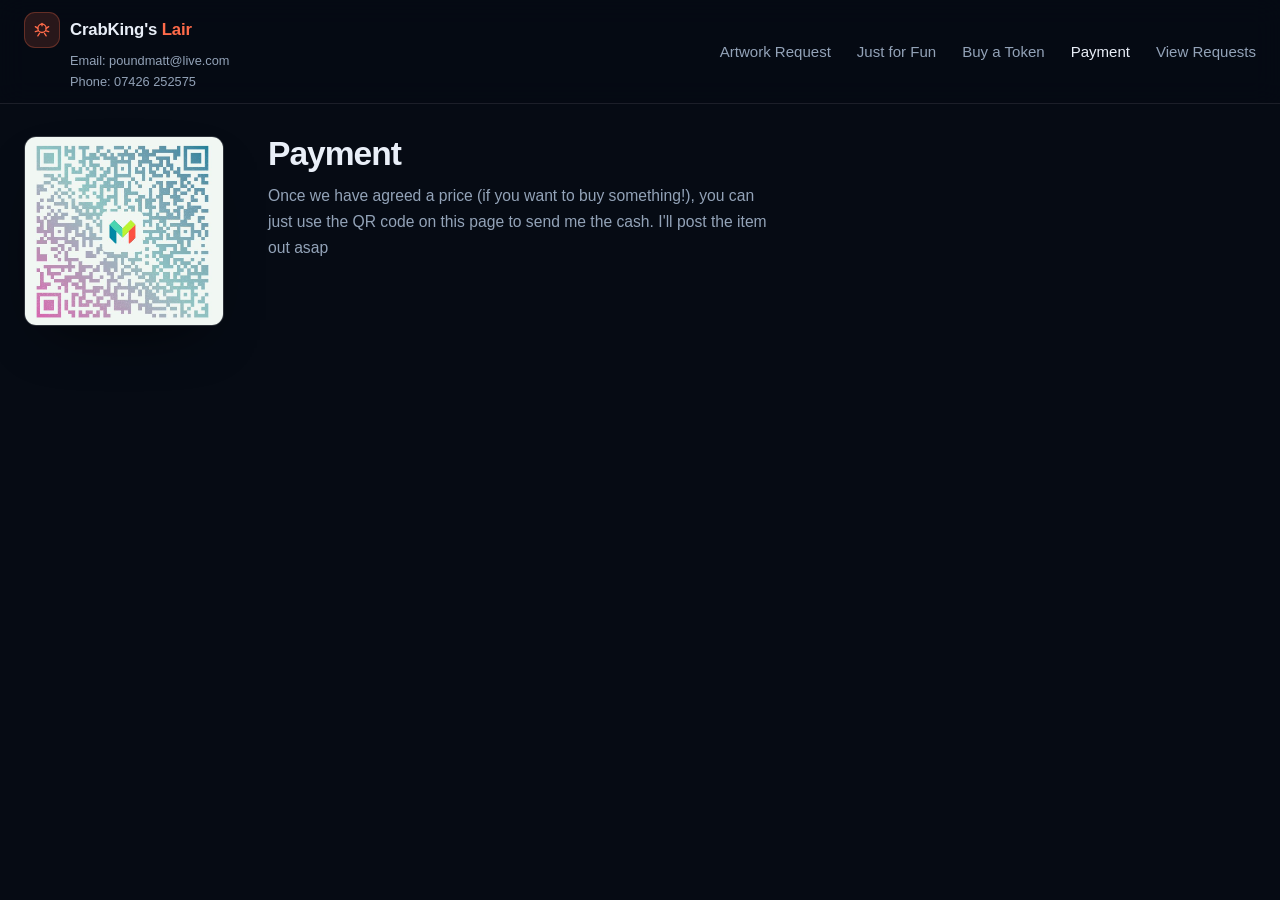
<file: payment.html>
<!DOCTYPE html>
<html lang="en">
<head>
  <meta charset="utf-8">
  <meta name="viewport" content="width=device-width, initial-scale=1">
  <title>Payment — CrabKing's Lair</title>
  <meta name="description" content="Pay for your CrabKing's Lair order with the payment QR code.">
  <meta name="theme-color" content="#060b14">

  <link rel="stylesheet" href="style.css">
</head>
<body class="page-panel">

  <header class="site-header">
    <div class="container header-inner">

      <div class="header-brand">
        <a class="brand" href="index.html">
          <span class="brand-mark" aria-hidden="true">
            <svg viewBox="0 0 24 24" fill="none" stroke="currentColor" stroke-width="1.6"
                 stroke-linecap="round" stroke-linejoin="round">
              <path d="M12 4v3"></path>
              <circle cx="12" cy="10" r="5"></circle>
              <path d="M4 8l3 2M20 8l-3 2M4 14l3-1M20 14l-3-1M7 19l2-3M17 19l-2-3"></path>
            </svg>
          </span>
          <span class="brand-text">CrabKing's <em>Lair</em></span>
        </a>

        <p class="header-contact">
          <a href="mailto:poundmatt@live.com">Email: poundmatt@live.com</a>
          <a href="tel:+447426252575">Phone: 07426 252575</a>
        </p>
      </div>

      <button class="nav-toggle" type="button"
              aria-expanded="false" aria-controls="site-nav" aria-label="Open navigation">
        <span class="nav-toggle-bars" aria-hidden="true"></span>
      </button>

      <nav id="site-nav" class="site-nav" aria-label="Primary">
        <ul class="nav-list">
          <li><a href="artwork-request.html">Artwork Request</a></li>
          <li><a href="just-for-fun.html">Just for Fun</a></li>
          <li><a href="buy-token.html">Buy a Token</a></li>
          <li><a href="payment.html" aria-current="page">Payment</a></li>
          <li><a href="view-requests.html">View Requests</a></li>
        </ul>
      </nav>

    </div>
  </header>

  <main id="main" class="page-main">
    <div class="container request-layout">

      <figure class="request-art request-art-qr">
        <img src="assets/crabkingslairqr..jpeg" alt="CrabKing's Lair payment QR code"
             width="731" height="695">
      </figure>

      <div class="request-body">
        <h1 class="request-title">Payment</h1>

        <p class="request-lede">
          Once we have agreed a price (if you want to buy something!), you can just use the QR
          code on this page to send me the cash. I'll post the item out asap
        </p>
      </div>

    </div>
  </main>

  <script>
    // Mobile navigation
    const toggle = document.querySelector('.nav-toggle');
    const header = document.querySelector('.site-header');

    toggle.addEventListener('click', () => {
      const open = header.classList.toggle('nav-open');
      toggle.setAttribute('aria-expanded', String(open));
      toggle.setAttribute('aria-label', open ? 'Close navigation' : 'Open navigation');
    });

    // Close the menu after tapping a link
    document.querySelectorAll('#site-nav a').forEach((link) => {
      link.addEventListener('click', () => {
        header.classList.remove('nav-open');
        toggle.setAttribute('aria-expanded', 'false');
      });
    });
  </script>

</body>
</html>
</file>
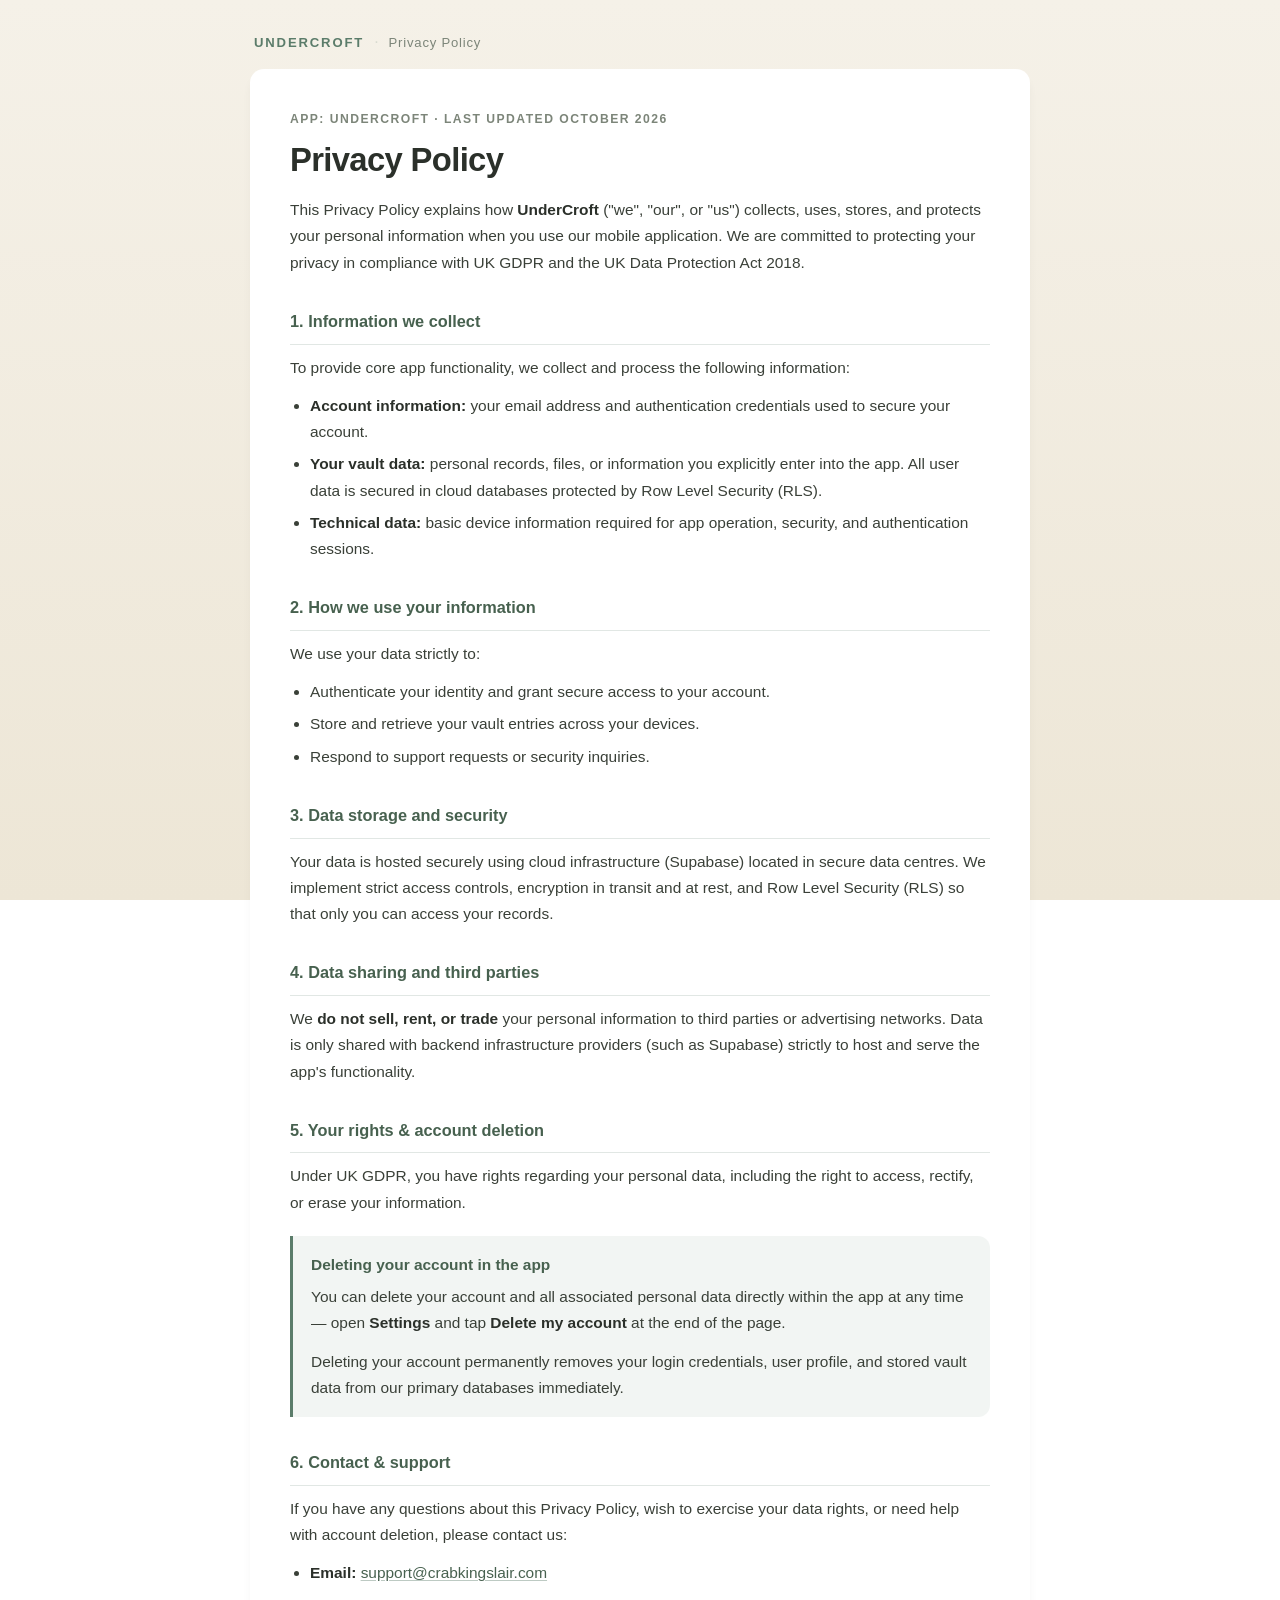
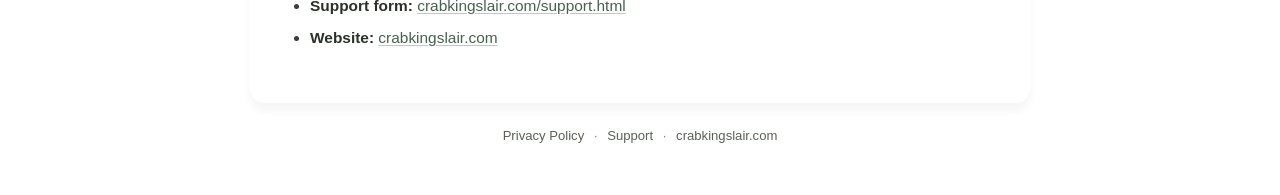
<file: privacy.html>
<!DOCTYPE html>
<html lang="en-GB">
<head>
    <meta charset="UTF-8">
    <meta name="viewport" content="width=device-width, initial-scale=1.0">
    <title>Privacy Policy · UnderCroft</title>
    <meta name="description" content="How UnderCroft collects, uses and protects your personal information.">
    <style>
        :root {
            color-scheme: light;

            /* UnderCroft palette */
            --ivory: #F5F1E8;
            --sand: #EDE6D6;
            --sage: #5B7C6A;
            --sage-strong: #47614F;
            --sage-tint: rgba(91, 124, 106, 0.08);
            --sage-line: rgba(91, 124, 106, 0.18);
            --ink: #2B302A;
            --ink-body: #3A4038;
            --ink-soft: #5A6157;
            --ink-faint: #7C8579;
        }

        * { box-sizing: border-box; }

        body {
            margin: 0;
            padding: 28px 16px 48px;
            min-height: 100vh;
            font-family: -apple-system, BlinkMacSystemFont, "SF Pro Text", "Segoe UI", Roboto, Helvetica, Arial, sans-serif;
            font-size: 16px;
            line-height: 1.7;
            color: var(--ink-body);
            background: linear-gradient(180deg, var(--ivory) 0%, var(--sand) 100%);
            background-attachment: fixed;
            -webkit-font-smoothing: antialiased;
        }

        .page {
            max-width: 780px;
            margin: 0 auto;
        }

        .page-header {
            display: flex;
            flex-wrap: wrap;
            align-items: baseline;
            gap: 10px;
            padding: 0 4px 14px;
        }

        .brand {
            font-size: 0.82rem;
            font-weight: 700;
            letter-spacing: 0.14em;
            text-transform: uppercase;
            color: var(--sage);
            text-decoration: none;
        }

        .brand-divider {
            color: var(--sage-line);
        }

        .page-name {
            font-size: 0.82rem;
            letter-spacing: 0.06em;
            color: var(--ink-faint);
        }

        .card {
            background: #FFFFFF;
            border-radius: 14px;
            padding: clamp(24px, 4vw, 40px);
            box-shadow: 0 8px 8px rgba(0, 0, 0, 0.04);
        }

        .updated {
            margin: 0 0 10px;
            font-size: 0.76rem;
            font-weight: 600;
            letter-spacing: 0.12em;
            text-transform: uppercase;
            color: var(--ink-faint);
        }

        h1 {
            margin: 0 0 18px;
            font-size: clamp(1.6rem, 3.6vw, 2.05rem);
            font-weight: 700;
            letter-spacing: -0.02em;
            line-height: 1.2;
            color: var(--ink);
        }

        h2 {
            margin: 32px 0 10px;
            padding-bottom: 8px;
            font-size: 1.02rem;
            font-weight: 600;
            color: var(--sage-strong);
            border-bottom: 1px solid var(--sage-line);
        }

        p, li {
            font-size: 0.965rem;
            margin: 0 0 12px;
        }

        ul {
            margin: 0 0 12px;
            padding-left: 20px;
        }

        li { margin-bottom: 6px; }

        strong { color: var(--ink); }

        a {
            color: var(--sage-strong);
            text-decoration: underline;
            text-decoration-color: rgba(91, 124, 106, 0.4);
            text-underline-offset: 2px;
        }

        a:hover { text-decoration-color: currentColor; }

        .callout {
            margin: 20px 0;
            padding: 16px 18px;
            background: var(--sage-tint);
            border-left: 3px solid var(--sage);
            border-radius: 0 12px 12px 0;
        }

        .callout p:last-child { margin-bottom: 0; }

        .callout-title {
            margin-bottom: 6px;
            font-weight: 600;
            color: var(--sage-strong);
        }

        .page-footer {
            margin-top: 22px;
            text-align: center;
            font-size: 0.82rem;
            color: var(--ink-faint);
        }

        .page-footer a {
            color: var(--ink-soft);
            text-decoration: none;
        }

        .page-footer a:hover { color: var(--sage-strong); }

        .page-footer span { padding: 0 6px; }

        :focus-visible {
            outline: 2px solid var(--sage);
            outline-offset: 2px;
            border-radius: 4px;
        }

        @media (max-width: 520px) {
            body { padding: 18px 12px 40px; }
            h2 { margin-top: 26px; }
        }
    </style>
</head>
<body>
    <div class="page">
        <header class="page-header">
            <a class="brand" href="https://crabkingslair.com">UnderCroft</a>
            <span class="brand-divider">·</span>
            <span class="page-name">Privacy Policy</span>
        </header>

        <main class="card">
            <p class="updated">App: UnderCroft · Last updated October 2026</p>
            <h1>Privacy Policy</h1>

            <p>This Privacy Policy explains how <strong>UnderCroft</strong> ("we", "our", or "us") collects, uses, stores, and protects your personal information when you use our mobile application. We are committed to protecting your privacy in compliance with UK GDPR and the UK Data Protection Act 2018.</p>

            <h2>1. Information we collect</h2>
            <p>To provide core app functionality, we collect and process the following information:</p>
            <ul>
                <li><strong>Account information:</strong> your email address and authentication credentials used to secure your account.</li>
                <li><strong>Your vault data:</strong> personal records, files, or information you explicitly enter into the app. All user data is secured in cloud databases protected by Row Level Security (RLS).</li>
                <li><strong>Technical data:</strong> basic device information required for app operation, security, and authentication sessions.</li>
            </ul>

            <h2>2. How we use your information</h2>
            <p>We use your data strictly to:</p>
            <ul>
                <li>Authenticate your identity and grant secure access to your account.</li>
                <li>Store and retrieve your vault entries across your devices.</li>
                <li>Respond to support requests or security inquiries.</li>
            </ul>

            <h2>3. Data storage and security</h2>
            <p>Your data is hosted securely using cloud infrastructure (Supabase) located in secure data centres. We implement strict access controls, encryption in transit and at rest, and Row Level Security (RLS) so that only you can access your records.</p>

            <h2>4. Data sharing and third parties</h2>
            <p>We <strong>do not sell, rent, or trade</strong> your personal information to third parties or advertising networks. Data is only shared with backend infrastructure providers (such as Supabase) strictly to host and serve the app's functionality.</p>

            <h2>5. Your rights &amp; account deletion</h2>
            <p>Under UK GDPR, you have rights regarding your personal data, including the right to access, rectify, or erase your information.</p>

            <div class="callout">
                <p class="callout-title">Deleting your account in the app</p>
                <p>You can delete your account and all associated personal data directly within the app at any time — open <strong>Settings</strong> and tap <strong>Delete my account</strong> at the end of the page.</p>
                <p>Deleting your account permanently removes your login credentials, user profile, and stored vault data from our primary databases immediately.</p>
            </div>

            <h2>6. Contact &amp; support</h2>
            <p>If you have any questions about this Privacy Policy, wish to exercise your data rights, or need help with account deletion, please contact us:</p>
            <ul>
                <li><strong>Email:</strong> <a href="mailto:support@crabkingslair.com">support@crabkingslair.com</a></li>
                <li><strong>Support form:</strong> <a href="support.html">crabkingslair.com/support.html</a></li>
                <li><strong>Website:</strong> <a href="https://crabkingslair.com">crabkingslair.com</a></li>
            </ul>
        </main>

        <footer class="page-footer">
            <a href="privacy.html">Privacy Policy</a>
            <span>·</span>
            <a href="support.html">Support</a>
            <span>·</span>
            <a href="https://crabkingslair.com">crabkingslair.com</a>
        </footer>
    </div>
</body>
</html>
</file>
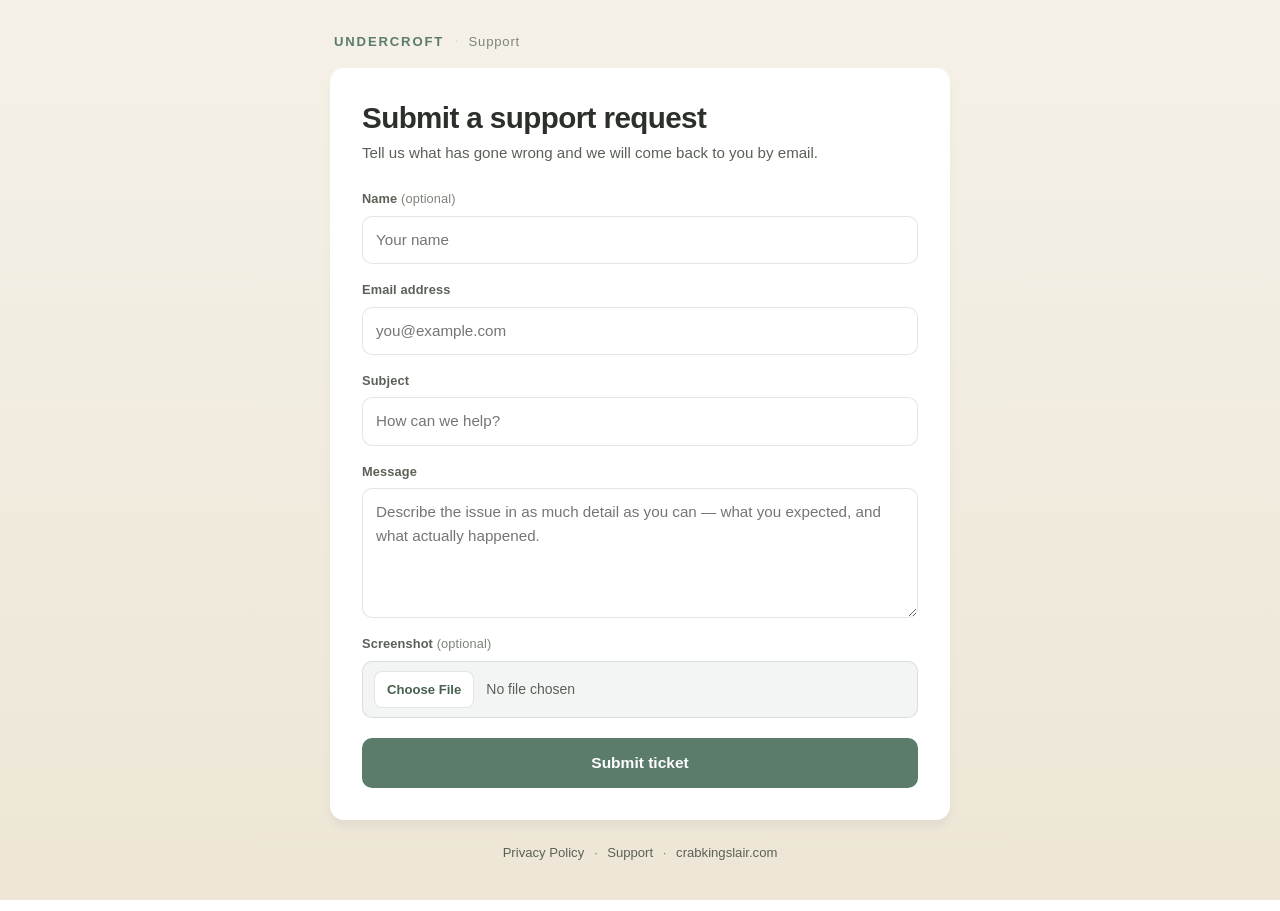
<file: support.html>
<!DOCTYPE html>
<html lang="en-GB">
<head>
    <meta charset="UTF-8">
    <meta name="viewport" content="width=device-width, initial-scale=1.0">
    <title>Support · UnderCroft</title>
    <meta name="description" content="Contact the UnderCroft support team.">
    <style>
        :root {
            color-scheme: light;

            /* UnderCroft palette */
            --ivory: #F5F1E8;
            --sand: #EDE6D6;
            --sage: #5B7C6A;
            --sage-strong: #47614F;
            --sage-tint: rgba(91, 124, 106, 0.08);
            --sage-line: rgba(91, 124, 106, 0.18);
            --ink: #2B302A;
            --ink-body: #3A4038;
            --ink-soft: #5A6157;
            --ink-faint: #7C8579;
        }

        * { box-sizing: border-box; }

        body {
            margin: 0;
            padding: 28px 16px 48px;
            min-height: 100vh;
            font-family: -apple-system, BlinkMacSystemFont, "SF Pro Text", "Segoe UI", Roboto, Helvetica, Arial, sans-serif;
            font-size: 16px;
            line-height: 1.6;
            color: var(--ink-body);
            background: linear-gradient(180deg, var(--ivory) 0%, var(--sand) 100%);
            background-attachment: fixed;
            -webkit-font-smoothing: antialiased;
        }

        .page {
            max-width: 620px;
            margin: 0 auto;
        }

        .page-header {
            display: flex;
            flex-wrap: wrap;
            align-items: baseline;
            gap: 10px;
            padding: 0 4px 14px;
        }

        .brand {
            font-size: 0.82rem;
            font-weight: 700;
            letter-spacing: 0.14em;
            text-transform: uppercase;
            color: var(--sage);
            text-decoration: none;
        }

        .brand-divider { color: var(--sage-line); }

        .page-name {
            font-size: 0.82rem;
            letter-spacing: 0.06em;
            color: var(--ink-faint);
        }

        .card {
            background: #FFFFFF;
            border-radius: 14px;
            padding: clamp(22px, 4vw, 32px);
            box-shadow: 0 8px 8px rgba(0, 0, 0, 0.04);
        }

        h1 {
            margin: 0 0 6px;
            font-size: clamp(1.45rem, 3.4vw, 1.85rem);
            font-weight: 700;
            letter-spacing: -0.02em;
            line-height: 1.2;
            color: var(--ink);
        }

        .lede {
            margin: 0 0 24px;
            font-size: 0.945rem;
            color: var(--ink-soft);
        }

        .field {
            display: grid;
            gap: 6px;
            margin-bottom: 16px;
        }

        label {
            font-size: 0.8rem;
            font-weight: 600;
            letter-spacing: 0.01em;
            color: var(--ink-soft);
        }

        .optional {
            font-weight: 400;
            color: var(--ink-faint);
        }

        input[type="text"],
        input[type="email"],
        textarea,
        input[type="file"] {
            width: 100%;
            padding: 11px 13px;
            font: inherit;
            font-size: 0.95rem;
            color: var(--ink);
            background: #FFFFFF;
            border: 1px solid var(--sage-line);
            border-radius: 10px;
            transition: border-color 0.16s ease, box-shadow 0.16s ease;
        }

        input[type="file"] {
            padding: 9px 11px;
            font-size: 0.875rem;
            color: var(--ink-soft);
            background: var(--sage-tint);
        }

        input[type="file"]::file-selector-button {
            margin-right: 12px;
            padding: 7px 12px;
            font: inherit;
            font-size: 0.82rem;
            font-weight: 600;
            color: var(--sage-strong);
            background: #FFFFFF;
            border: 1px solid var(--sage-line);
            border-radius: 8px;
            cursor: pointer;
        }

        textarea {
            min-height: 130px;
            resize: vertical;
        }

        input:focus,
        textarea:focus {
            outline: none;
            border-color: var(--sage);
            box-shadow: 0 0 0 3px rgba(91, 124, 106, 0.15);
        }

        button {
            width: 100%;
            margin-top: 4px;
            padding: 13px 18px;
            font: inherit;
            font-size: 0.97rem;
            font-weight: 600;
            color: #FFFFFF;
            background: var(--sage);
            border: none;
            border-radius: 10px;
            cursor: pointer;
            transition: background-color 0.16s ease;
        }

        button:hover { background: var(--sage-strong); }

        button:disabled {
            background: #A9B4A4;
            cursor: not-allowed;
        }

        .status {
            display: none;
            margin-top: 16px;
            padding: 14px 16px;
            font-size: 0.9rem;
            border-radius: 10px;
        }

        .status.success {
            display: block;
            color: var(--sage-strong);
            background: var(--sage-tint);
            border: 1px solid rgba(91, 124, 106, 0.28);
        }

        .status.error {
            display: block;
            color: #8A5410;
            background: rgba(224, 138, 44, 0.09);
            border: 1px solid rgba(224, 138, 44, 0.32);
        }

        .page-footer {
            margin-top: 22px;
            text-align: center;
            font-size: 0.82rem;
            color: var(--ink-faint);
        }

        .page-footer a {
            color: var(--ink-soft);
            text-decoration: none;
        }

        .page-footer a:hover { color: var(--sage-strong); }

        .page-footer span { padding: 0 6px; }

        :focus-visible {
            outline: 2px solid var(--sage);
            outline-offset: 2px;
            border-radius: 4px;
        }

        @media (max-width: 520px) {
            body { padding: 18px 12px 40px; }
        }
    </style>
</head>
<body>

<div class="page">
    <header class="page-header">
        <a class="brand" href="https://crabkingslair.com">UnderCroft</a>
        <span class="brand-divider">·</span>
        <span class="page-name">Support</span>
    </header>

    <main class="card">
        <div id="formContainer">
            <h1>Submit a support request</h1>
            <p class="lede">Tell us what has gone wrong and we will come back to you by email.</p>

            <form id="supportForm" novalidate>
                <div class="field">
                    <label for="userName">Name <span class="optional">(optional)</span></label>
                    <input type="text" id="userName" name="name" autocomplete="name" placeholder="Your name">
                </div>

                <div class="field">
                    <label for="userEmail">Email address</label>
                    <input type="email" id="userEmail" name="email" autocomplete="email" required placeholder="you@example.com">
                </div>

                <div class="field">
                    <label for="subject">Subject</label>
                    <input type="text" id="subject" name="subject" required placeholder="How can we help?">
                </div>

                <div class="field">
                    <label for="message">Message</label>
                    <textarea id="message" name="message" required placeholder="Describe the issue in as much detail as you can — what you expected, and what actually happened."></textarea>
                </div>

                <div class="field">
                    <label for="screenshot">Screenshot <span class="optional">(optional)</span></label>
                    <input type="file" id="screenshot" name="screenshot" accept="image/*">
                </div>

                <button type="submit" id="submitBtn">Submit ticket</button>
            </form>
        </div>

        <div id="statusMsg" class="status" role="status" aria-live="polite"></div>
    </main>

    <footer class="page-footer">
        <a href="privacy.html">Privacy Policy</a>
        <span>·</span>
        <a href="support.html">Support</a>
        <span>·</span>
        <a href="https://crabkingslair.com">crabkingslair.com</a>
    </footer>
</div>

<script>
    const TARGET_ENDPOINT = "https://worker.crabkingslair.com/api/support";

    document.getElementById('supportForm').addEventListener('submit', async (event) => {
        event.preventDefault();

        const submitBtn = document.getElementById('submitBtn');
        const statusMsg = document.getElementById('statusMsg');
        const formContainer = document.getElementById('formContainer');

        const email = document.getElementById('userEmail').value.trim();
        const subject = document.getElementById('subject').value.trim();
        const message = document.getElementById('message').value.trim();

        if (!email || !subject || !message) {
            showStatus('Please add your email address, a subject, and a message before submitting.', 'error');
            return;
        }

        submitBtn.disabled = true;
        submitBtn.innerText = 'Sending ticket…';
        statusMsg.className = 'status';

        const fileInput = document.getElementById('screenshot');
        let screenshotBase64 = null;

        if (fileInput && fileInput.files && fileInput.files.length > 0) {
            try {
                screenshotBase64 = await shrinkScreenshot(fileInput.files[0]);
            } catch (error) {
                console.error('Screenshot read failed:', error);
                showStatus('We could not attach that image. Please try a smaller screenshot, or send your request without one.', 'error');
                submitBtn.disabled = false;
                submitBtn.innerText = 'Submit ticket';
                return;
            }
        }

        const payload = {
            name: document.getElementById('userName').value.trim(),
            email: email,
            subject: subject,
            message: message,
            screenshot: screenshotBase64
        };

        try {
            const response = await fetch(TARGET_ENDPOINT, {
                method: 'POST',
                headers: { 'Content-Type': 'application/json' },
                body: JSON.stringify(payload)
            });

            const serverText = await response.text();

            if (response.ok && (serverText.includes("success") || serverText.includes("true"))) {
                formContainer.style.display = 'none';
                showStatus('Thank you — your support ticket has been submitted. We will reply to ' + email + '.', 'success');
            } else {
                console.error('Support endpoint rejected the ticket:', response.status, serverText);
                showStatus('We could not send your ticket just now. Please try again in a moment, or email support@crabkingslair.com.', 'error');
                submitBtn.disabled = false;
                submitBtn.innerText = 'Submit ticket';
            }
        } catch (error) {
            console.error('Support endpoint request failed:', error);
            showStatus('We could not reach the support service. Please check your connection and try again.', 'error');
            submitBtn.disabled = false;
            submitBtn.innerText = 'Submit ticket';
        }
    });

    /**
     * Shrinks a chosen screenshot before it is sent.
     *
     * A raw phone photo is several megabytes, and base64 encoding adds another
     * third on top. That is far too large to sit inside the ticket email, so
     * the image is redrawn on a canvas at a sensible size first. Anything the
     * browser cannot decode is sent unchanged rather than losing the ticket.
     */
    async function shrinkScreenshot(file) {
        const MAX_EDGE = 1600;
        const JPEG_QUALITY = 0.8;

        try {
            const bitmap = await createImageBitmap(file);
            const scale = Math.min(1, MAX_EDGE / Math.max(bitmap.width, bitmap.height));
            const width = Math.round(bitmap.width * scale);
            const height = Math.round(bitmap.height * scale);

            const canvas = document.createElement('canvas');
            canvas.width = width;
            canvas.height = height;

            const ctx = canvas.getContext('2d');
            // JPEG has no transparency, so paint a white base first to stop
            // transparent screenshots coming out with black backgrounds.
            ctx.fillStyle = '#FFFFFF';
            ctx.fillRect(0, 0, width, height);
            ctx.drawImage(bitmap, 0, 0, width, height);
            bitmap.close();

            return canvas.toDataURL('image/jpeg', JPEG_QUALITY);
        } catch (error) {
            console.warn('Could not resize the image, sending it as chosen:', error);
            return await new Promise((resolve, reject) => {
                const reader = new FileReader();
                reader.onload = () => resolve(reader.result);
                reader.onerror = () => reject(reader.error);
                reader.readAsDataURL(file);
            });
        }
    }

    function showStatus(text, type) {
        const statusMsg = document.getElementById('statusMsg');
        statusMsg.innerText = text;
        statusMsg.className = `status ${type}`;
    }
</script>
</body>
</html>
</file>
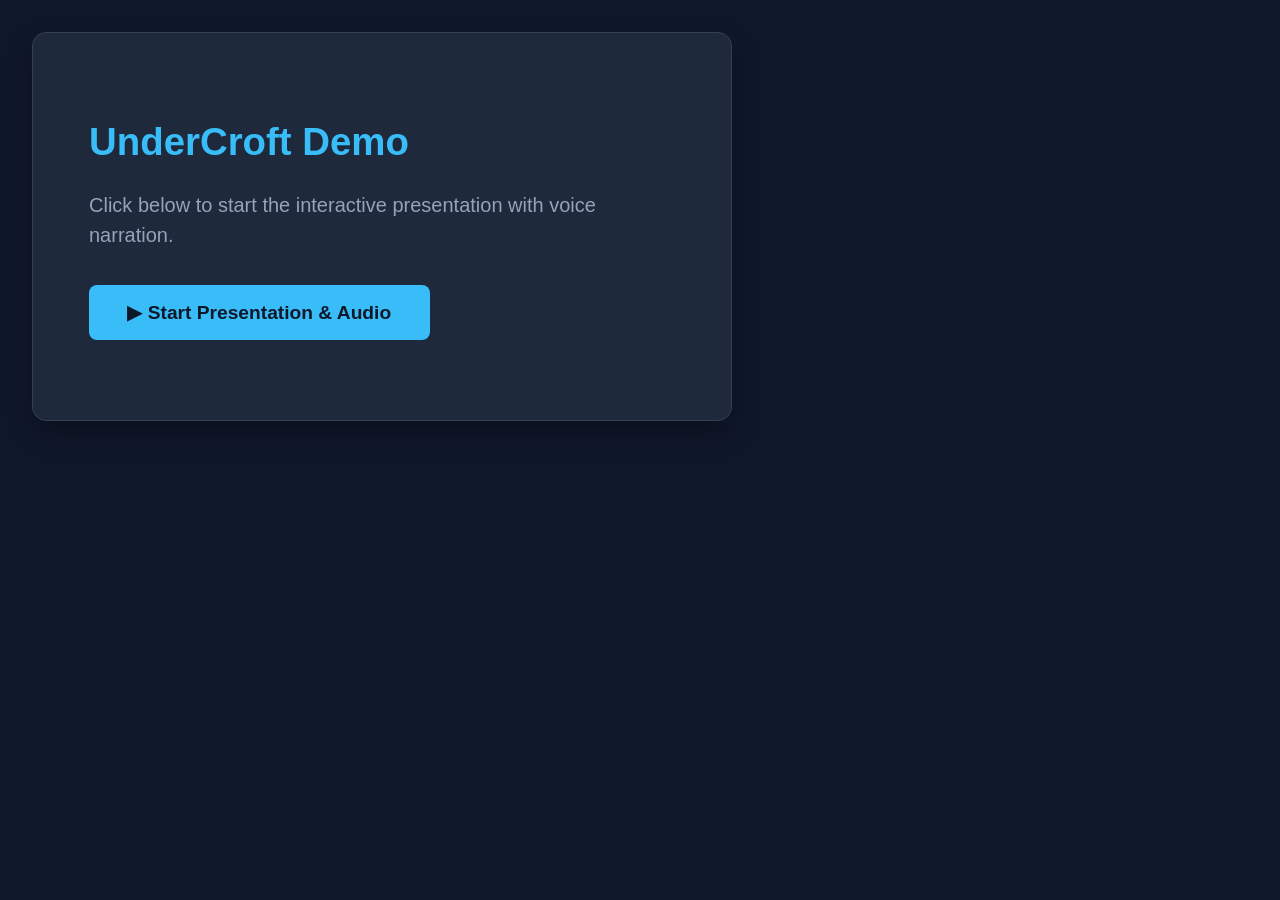
<file: undercroft_demo.html>
<!DOCTYPE html>
<html lang="en">
<head>
  <meta charset="UTF-8">
  <meta name="viewport" content="width=device-width, initial-scale=1.0">
  <title>Undercroft Demo</title>
  <style>
    :root {
      --bg-color: #0f172a;
      --card-bg: #1e293b;
      --accent-color: #38bdf8;
      --text-color: #f8fafc;
      --text-muted: #94a3b8;
      --border-color: #334155;
    }

    * {
      box-sizing: border-box;
      margin: 0;
      padding: 0;
    }

    body {
      font-family: -apple-system, BlinkMacSystemFont, "Segoe UI", Roboto, Helvetica, Arial, sans-serif;
      background-color: var(--bg-color);
      color: var(--text-color);
      line-height: 1.5;
      padding: 2rem;
      /* Top-left alignment */
      display: flex;
      justify-content: flex-start;
      align-items: flex-start;
      min-height: 100vh;
    }

    .slideshow-container {
      width: 100%;
      max-width: 1080px; /* Scaled up ~20% */
      position: relative;
    }

    .slide {
      display: none;
      background-color: var(--card-bg);
      border: 1px solid var(--border-color);
      border-radius: 14px;
      padding: 3rem; /* Scaled up padding */
      box-shadow: 0 12px 30px -5px rgba(0, 0, 0, 0.4);
      text-align: left;
    }

    .slide.active {
      display: block;
      animation: fadeIn 0.4s ease-in-out;
    }

    @keyframes fadeIn {
      from { opacity: 0; transform: translateY(8px); }
      to { opacity: 1; transform: translateY(0); }
    }

    .slide-header {
      margin-bottom: 1.75rem;
    }

    .category-badge {
      display: inline-block;
      font-size: 0.85rem;
      text-transform: uppercase;
      letter-spacing: 0.05em;
      background-color: rgba(56, 189, 248, 0.1);
      color: var(--accent-color);
      padding: 0.3rem 0.7rem;
      border-radius: 4px;
      margin-bottom: 0.6rem;
      font-weight: 600;
    }

    .app-title-group h2 {
      font-size: 2.2rem; /* Scaled up title */
      color: var(--text-color);
      margin-bottom: 0.5rem;
    }

    .app-description {
      font-size: 1.2rem; /* Scaled up description */
      color: var(--text-muted);
    }

    .slide-image-container {
      margin: 1.5rem 0;
      text-align: center;
    }

    .slide-image {
      width: 100%;
      max-height: 670px; /* Scaled up image height (~20% larger) */
      border-radius: 10px;
      border: 1px solid var(--border-color);
      object-fit: contain;
      background-color: #020617;
      box-shadow: 0 6px 20px rgba(0,0,0,0.4);
    }

    .script-box {
      background-color: rgba(15, 23, 42, 0.7);
      border-left: 4px solid var(--accent-color);
      padding: 1.2rem 1.5rem;
      border-radius: 0 8px 8px 0;
      font-size: 1.1rem; /* Scaled up script text */
      color: #cbd5e1;
      font-style: italic;
      margin-top: 1.5rem;
    }

    .script-box strong {
      font-style: normal;
      color: var(--accent-color);
      display: block;
      font-size: 0.85rem;
      text-transform: uppercase;
      letter-spacing: 0.05em;
      margin-bottom: 0.3rem;
    }

    /* Controls & Indicators Bar */
    .controls-bar {
      display: flex;
      justify-content: flex-start;
      align-items: center;
      gap: 0.85rem;
      margin-top: 1.75rem;
    }

    .btn-control {
      background-color: var(--border-color);
      color: var(--text-color);
      border: none;
      padding: 0.7rem 1.4rem;
      border-radius: 6px;
      font-weight: 600;
      font-size: 1rem;
      cursor: pointer;
      transition: background-color 0.2s;
    }

    .btn-control:hover {
      background-color: var(--accent-color);
      color: #0f172a;
    }

    .dots-wrapper {
      display: flex;
      gap: 0.4rem;
      align-items: center;
      justify-content: flex-start;
      margin-top: 1.5rem;
      flex-wrap: wrap;
    }

    .dot {
      height: 8px;
      width: 8px;
      background-color: var(--border-color);
      border-radius: 50%;
      display: inline-block;
      cursor: pointer;
      transition: all 0.3s ease;
    }

    .dot.active {
      background-color: var(--accent-color);
      width: 24px;
      border-radius: 4px;
    }

    /* Start Overlay Banner */
    .start-overlay {
      text-align: left;
      padding: 5rem 3.5rem;
      background-color: var(--card-bg);
      border: 1px solid var(--border-color);
      border-radius: 14px;
      box-shadow: 0 12px 30px -5px rgba(0, 0, 0, 0.4);
      max-width: 700px;
    }

    .start-overlay h2 {
      font-size: 2.4rem;
      color: var(--accent-color);
      margin-bottom: 1.2rem;
    }

    .start-overlay p {
      color: var(--text-muted);
      margin-bottom: 2.2rem;
      font-size: 1.25rem;
    }

    .btn-start {
      background-color: var(--accent-color);
      color: #0f172a;
      font-weight: 700;
      font-size: 1.2rem;
      padding: 1rem 2.4rem;
      border: none;
      border-radius: 8px;
      cursor: pointer;
      transition: opacity 0.2s;
    }

    .btn-start:hover {
      opacity: 0.9;
    }
  </style>
</head>
<body>

  <div class="slideshow-container" id="slideshow-container">
    
    <!-- Initial Start Overlay -->
    <div id="start-overlay" class="start-overlay">
      <h2>UnderCroft Demo</h2>
      <p>Click below to start the interactive presentation with voice narration.</p>
      <button class="btn-start" onclick="startWalkthrough()">▶ Start Presentation & Audio</button>
    </div>

    <div id="slides-wrapper" style="display: none;">
      <!-- Slides injected here -->
    </div>

    <!-- Controls Bar (Previous, Pause/Play, Next) -->
    <div id="controls-bar" class="controls-bar" style="display: none;">
      <button class="btn-control" onclick="prevSlide()">◀ Previous</button>
      <button id="btn-pause-play" class="btn-control" onclick="togglePausePlay()">⏸ Pause</button>
      <button class="btn-control" onclick="nextSlideManual()">Next ▶</button>
    </div>

    <!-- Dot Indicators -->
    <div class="dots-wrapper" id="dots-wrapper" style="display: none;"></div>
  </div>
  
  <script>
    let currentSlide = 0;
    let autoPlayTimer = null;
    let transitionPauseTimer = null;
    let appData = [];
    let isPlaying = false;
    let availableVoices = [];

    // Function to load and cache voices properly
    function loadVoices() {
      if ('speechSynthesis' in window) {
        availableVoices = window.speechSynthesis.getVoices();
        console.log("Available Voices:", availableVoices.map(v => `${v.name} (${v.lang})`));
      }
    }

    if ('speechSynthesis' in window) {
      loadVoices();
      if (window.speechSynthesis.onvoiceschanged !== undefined) {
        window.speechSynthesis.onvoiceschanged = loadVoices;
      }
    }

    async function loadWalkthroughData() {
      try {
        const response = await fetch('app_walkthrough_project_v1.json');
        if (!response.ok) {
          throw new Error(`HTTP error! status: ${response.status}`);
        }
        appData = await response.json();
        
        if (!Array.isArray(appData)) {
          appData = appData.apps || appData.slides || appData.steps || Object.values(appData)[0];
        }

        buildSlides();
      } catch (error) {
        console.error('Failed to load walkthrough JSON:', error);
        document.getElementById('start-overlay').innerHTML = `
          <h2 style="color: #f87171;">Error Loading Dataset</h2>
          <p style="color: var(--text-muted);">Could not load <strong>app_walkthrough_project_v1.json</strong> from the server.</p>
        `;
      }
    }

    function buildSlides() {
      const slidesWrapper = document.getElementById('slides-wrapper');
      const dotsWrapper = document.getElementById('dots-wrapper');

      slidesWrapper.innerHTML = '';
      dotsWrapper.innerHTML = '';

      if (!appData || appData.length === 0) return;

      appData.forEach((item, index) => {
        const slide = document.createElement('div');
        slide.className = `slide ${index === 0 ? 'active' : ''}`;
        
        const title = item.title || `Step ${index + 1}`;
        const category = item.category || '';
        const description = item.description || '';
        const script = item.script || '';
        const imgSrc = item.image || '';

        slide.innerHTML = `
          <div class="slide-header">
            ${category ? `<span class="category-badge">${category}</span>` : ''}
            <div class="app-title-group">
              <h2>${title}</h2>
            </div>
            <p class="app-description">${description}</p>
          </div>
          
          ${imgSrc ? `
            <div class="slide-image-container">
              <img src="${imgSrc}" alt="${title}" class="slide-image">
            </div>
          ` : ''}

          ${script ? `
            <div class="script-box">
              <strong>Narration Script</strong>
              "${script}"
            </div>
          ` : ''}
        `;
        slidesWrapper.appendChild(slide);

        const dot = document.createElement('span');
        dot.className = `dot ${index === 0 ? 'active' : ''}`;
        dot.addEventListener('click', () => goToSlide(index));
        dotsWrapper.appendChild(dot);
      });
    }

    function startWalkthrough() {
      document.getElementById('start-overlay').style.display = 'none';
      document.getElementById('slides-wrapper').style.display = 'block';
      document.getElementById('controls-bar').style.display = 'flex';
      document.getElementById('dots-wrapper').style.display = 'flex';
      
      // Ensure voices are fetched right before speaking
      loadVoices();

      isPlaying = true;
      playCurrentSlideAudioAndAdvance();
    }

    function showSlide(index) {
      const slides = document.querySelectorAll('.slide');
      const dots = document.querySelectorAll('.dot');

      if (slides.length === 0) return;

      if (index >= slides.length) currentSlide = 0;
      else if (index < 0) currentSlide = slides.length - 1;
      else currentSlide = index;

      slides.forEach((slide, i) => {
        slide.classList.toggle('active', i === currentSlide);
      });

      dots.forEach((dot, i) => {
        dot.classList.toggle('active', i === currentSlide);
      });
    }

    function playCurrentSlideAudioAndAdvance() {
      window.speechSynthesis.cancel();
      clearTimeout(transitionPauseTimer);
      clearTimeout(autoPlayTimer);

      if (!isPlaying) return;

      const currentItem = appData[currentSlide];
      const textToSpeak = currentItem?.script || currentItem?.description || currentItem?.title || '';

      showSlide(currentSlide);

      if (textToSpeak && 'speechSynthesis' in window) {
        const utterance = new SpeechSynthesisUtterance(textToSpeak);
        utterance.rate = 1.0;

        // Refresh list and search for Fiona
        if (availableVoices.length === 0) {
          availableVoices = window.speechSynthesis.getVoices();
        }

        const fionaVoice = availableVoices.find(voice => voice.name.toLowerCase().includes('fiona'));
        if (fionaVoice) {
          utterance.voice = fionaVoice;
          console.log("Using voice:", fionaVoice.name);
        } else {
          console.log("Fiona voice not found in browser. Using default.");
        }

        utterance.onend = () => {
          if (isPlaying) {
            transitionPauseTimer = setTimeout(() => {
              if (isPlaying) {
                currentSlide = (currentSlide + 1) % appData.length;
                playCurrentSlideAudioAndAdvance();
              }
            }, 2000);
          }
        };

        utterance.onerror = () => {
          fallbackTimer();
        };

        window.speechSynthesis.speak(utterance);
      } else {
        fallbackTimer();
      }
    }

    function fallbackTimer() {
      clearTimeout(autoPlayTimer);
      autoPlayTimer = setTimeout(() => {
        if (isPlaying) {
          currentSlide = (currentSlide + 1) % appData.length;
          playCurrentSlideAudioAndAdvance();
        }
      }, 6000);
    }

    function goToSlide(index) {
      window.speechSynthesis.cancel();
      clearTimeout(transitionPauseTimer);
      clearTimeout(autoPlayTimer);
      currentSlide = index;
      if (isPlaying) {
        playCurrentSlideAudioAndAdvance();
      } else {
        showSlide(currentSlide);
      }
    }

    function nextSlideManual() {
      window.speechSynthesis.cancel();
      clearTimeout(transitionPauseTimer);
      clearTimeout(autoPlayTimer);
      currentSlide = (currentSlide + 1) % appData.length;
      if (isPlaying) {
        playCurrentSlideAudioAndAdvance();
      } else {
        showSlide(currentSlide);
      }
    }

    function prevSlide() {
      window.speechSynthesis.cancel();
      clearTimeout(transitionPauseTimer);
      clearTimeout(autoPlayTimer);
      currentSlide = (currentSlide - 1 + appData.length) % appData.length;
      if (isPlaying) {
        playCurrentSlideAudioAndAdvance();
      } else {
        showSlide(currentSlide);
      }
    }

    function togglePausePlay() {
      isPlaying = !isPlaying;
      const btn = document.getElementById('btn-pause-play');
      if (isPlaying) {
        btn.textContent = '⏸ Pause';
        playCurrentSlideAudioAndAdvance();
      } else {
        btn.textContent = '▶ Play';
        window.speechSynthesis.cancel();
        clearTimeout(transitionPauseTimer);
        clearTimeout(autoPlayTimer);
      }
    }

    document.addEventListener('DOMContentLoaded', loadWalkthroughData);
  </script>
  
</body>
</html>
</file>
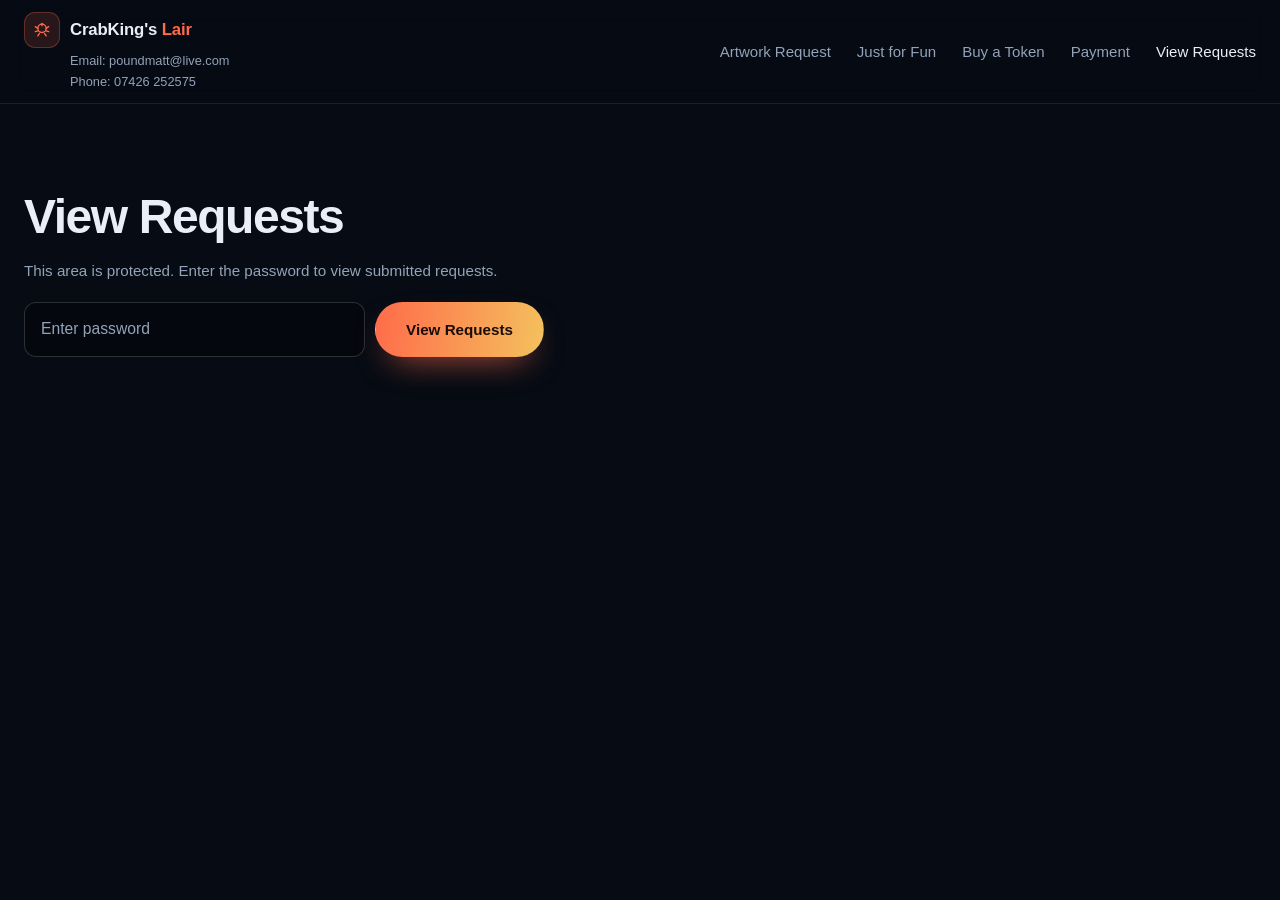
<file: view-requests.html>
<!DOCTYPE html>
<html lang="en">
<head>
  <meta charset="utf-8">
  <meta name="viewport" content="width=device-width, initial-scale=1">
  <title>View Requests — CrabKing's Lair</title>
  <meta name="description" content="View artwork requests submitted to CrabKing's Lair.">
  <meta name="theme-color" content="#060b14">

  <link rel="stylesheet" href="style.css">
</head>
<body class="page-panel">

  <header class="site-header">
    <div class="container header-inner">

      <div class="header-brand">
        <a class="brand" href="index.html">
          <span class="brand-mark" aria-hidden="true">
            <svg viewBox="0 0 24 24" fill="none" stroke="currentColor" stroke-width="1.6"
                 stroke-linecap="round" stroke-linejoin="round">
              <path d="M12 4v3"></path>
              <circle cx="12" cy="10" r="5"></circle>
              <path d="M4 8l3 2M20 8l-3 2M4 14l3-1M20 14l-3-1M7 19l2-3M17 19l-2-3"></path>
            </svg>
          </span>
          <span class="brand-text">CrabKing's <em>Lair</em></span>
        </a>

        <p class="header-contact">
          <a href="mailto:poundmatt@live.com">Email: poundmatt@live.com</a>
          <a href="tel:+447426252575">Phone: 07426 252575</a>
        </p>
      </div>

      <button class="nav-toggle" type="button"
              aria-expanded="false" aria-controls="site-nav" aria-label="Open navigation">
        <span class="nav-toggle-bars" aria-hidden="true"></span>
      </button>

      <nav id="site-nav" class="site-nav" aria-label="Primary">
        <ul class="nav-list">
          <li><a href="artwork-request.html">Artwork Request</a></li>
          <li><a href="just-for-fun.html">Just for Fun</a></li>
          <li><a href="buy-token.html">Buy a Token</a></li>
          <li><a href="payment.html">Payment</a></li>
          <li><a href="view-requests.html" aria-current="page">View Requests</a></li>
        </ul>
      </nav>

    </div>
  </header>

  <main id="main" class="page-main">
    <div class="container page-head">
      <h1>View Requests</h1>
      <p class="page-note">
        This area is protected. Enter the password to view submitted requests.
      </p>

      <form class="access-form" id="requests-access-form">
        <label class="sr-only" for="requests-password">Password</label>
        <input class="search-input" id="requests-password" name="password" type="password"
               placeholder="Enter password" autocomplete="current-password" required>
        <button class="btn btn-primary" type="submit">View Requests</button>
      </form>

      <p class="page-note" id="requests-status" role="status" aria-live="polite"></p>

      <ul class="requests-grid" id="requests-grid"></ul>
    </div>
  </main>

  <script>
    // Mobile navigation
    const toggle = document.querySelector('.nav-toggle');
    const header = document.querySelector('.site-header');

    toggle.addEventListener('click', () => {
      const open = header.classList.toggle('nav-open');
      toggle.setAttribute('aria-expanded', String(open));
      toggle.setAttribute('aria-label', open ? 'Close navigation' : 'Open navigation');
    });

    document.querySelectorAll('#site-nav a').forEach((link) => {
      link.addEventListener('click', () => {
        header.classList.remove('nav-open');
        toggle.setAttribute('aria-expanded', 'false');
      });
    });

    // Read-only grid of submitted requests
    const grid = document.getElementById('requests-grid');
    const status = document.getElementById('requests-status');
    const accessForm = document.getElementById('requests-access-form');
    const passwordInput = document.getElementById('requests-password');
    const submitBtn = accessForm.querySelector('button[type="submit"]');

    function escapeHtml(value) {
      return String(value === null || value === undefined ? '' : value).replace(/[&<>"']/g, (char) => ({
        '&': '&amp;', '<': '&lt;', '>': '&gt;', '"': '&quot;', "'": '&#39;',
      }[char]));
    }

    function formatDate(value) {
      const date = new Date(value);
      if (isNaN(date)) return '';
      return date.toLocaleDateString('en-GB', { day: 'numeric', month: 'short', year: 'numeric' });
    }

    function render(rows) {
      if (!rows.length) {
        status.textContent = 'No requests yet.';
        return;
      }

      status.textContent = rows.length === 1 ? '1 request' : rows.length + ' requests';

      grid.innerHTML = rows.map((row) => `
        <li class="request-card">
          <h2>${escapeHtml(row.card_name)}</h2>
          <dl>
            <div>
              <dt>My name</dt>
              <dd>${escapeHtml(row.name)}</dd>
            </div>
            <div>
              <dt>Artwork type</dt>
              <dd>${escapeHtml(row.artwork_type)}</dd>
            </div>
            <div>
              <dt>Notes</dt>
              <dd>${escapeHtml(row.notes || '')}</dd>
            </div>
            <div>
              <dt>Submitted</dt>
              <dd>${formatDate(row.created_at)}</dd>
            </div>
          </dl>
        </li>
      `).join('');
    }

    accessForm.addEventListener('submit', async (event) => {
      event.preventDefault();

      const password = passwordInput.value.trim();
      grid.innerHTML = '';

      if (!password) {
        status.textContent = 'Please enter the password.';
        return;
      }

      submitBtn.disabled = true;
      status.textContent = 'Checking password…';

      try {
        const response = await fetch('/api/requests', {
          method: 'POST',
          headers: {
            'Content-Type': 'application/json',
          },
          body: JSON.stringify({ password }),
        });

        if (response.status === 401) {
          status.textContent = 'Access denied.';
          return;
        }

        if (response.status === 404) {
          status.textContent = 'Protected API is not available in this preview yet.';
          return;
        }

        const payload = await response.json();

        if (!response.ok) {
          throw new Error(payload.error || 'Could not load requests.');
        }

        render(payload.data || []);
      } catch (error) {
        console.error(error);
        status.textContent = 'Could not load requests.';
      } finally {
        submitBtn.disabled = false;
      }
    });
  </script>

</body>
</html>
</file>
<file: style.css>
/* ==========================================================================
   CrabKing's Lair — stylesheet
   Palette: deep abyss navy with coral + gold accents.
   Backdrop: assets/crabkingslair.jpeg (fixed, full-bleed, behind a scrim).
   ========================================================================== */

/* --- Design tokens ------------------------------------------------------- */
:root {
  --abyss:        #060b14;
  --abyss-soft:   #0b1524;
  --surface-hover: rgba(255, 255, 255, 0.06);
  --line:         rgba(255, 255, 255, 0.09);
  --line-strong:  rgba(255, 255, 255, 0.16);

  --coral:        #ff6b4a;
  --coral-soft:   #ff8f74;
  --gold:         #f4c15d;

  --text:         #e9eff8;
  --text-muted:   #93a3b8;

  --radius-sm:    12px;
  --container:    1320px;

  --shadow:       0 24px 60px -30px rgba(0, 0, 0, 0.9);

  --font: -apple-system, BlinkMacSystemFont, "Segoe UI", Roboto, "Helvetica Neue",
          Arial, "Noto Sans", sans-serif;
}

/* --- Reset --------------------------------------------------------------- */
*,
*::before,
*::after { box-sizing: border-box; }

html { background-color: var(--abyss); }

body {
  min-height: 100vh;
  margin: 0;
  display: flex;
  flex-direction: column;
  font-family: var(--font);
  font-size: 17px;
  line-height: 1.65;
  color: var(--text);
  -webkit-font-smoothing: antialiased;
  text-rendering: optimizeLegibility;
}

/* Fixed backdrop image + legibility scrim (iOS-safe: no background-attachment) */
body::before,
body::after {
  content: "";
  position: fixed;
  inset: 0;
  z-index: -1;
  pointer-events: none;
}

body::before {
  background: url("assets/crabkingslair.jpeg") center / cover no-repeat;
}

body::after {
  background:
    radial-gradient(900px 600px at 50% 0%,  rgba(255, 107, 74, 0.16), transparent 62%),
    linear-gradient(180deg, rgba(6, 11, 20, 0.70), rgba(6, 11, 20, 0.86));
}

/* Pages that use the smaller left-side artwork switch off the full backdrop. */
body.page-request::before,
body.page-panel::before,
body.page-panel::after {
  content: none;
}

img, svg { display: block; max-width: 100%; }

p { margin: 0; }

ul { margin: 0; padding: 0; list-style: none; }

a { color: inherit; text-decoration: none; }

/* --- Layout helpers ------------------------------------------------------ */
.container {
  width: 100%;
  max-width: var(--container);
  margin-inline: auto;
  padding-inline: 24px;
}

/* Pushes the footer to the bottom of the viewport while main is empty */
.page-main { flex: 1 0 auto; }

.page-head { padding-top: clamp(48px, 8vw, 88px); }

.page-head h1 {
  font-size: clamp(1.9rem, 5vw, 3rem);
  font-weight: 800;
  line-height: 1.05;
  letter-spacing: -0.03em;
  margin: 0;
}

/* --- Buttons ------------------------------------------------------------- */
.btn {
  display: inline-flex;
  align-items: center;
  justify-content: center;
  gap: 8px;
  padding: 14px 30px;
  border: 1px solid transparent;
  border-radius: 999px;
  font: inherit;
  font-size: 0.95rem;
  font-weight: 600;
  cursor: pointer;
  transition: transform 0.18s ease, box-shadow 0.18s ease, opacity 0.18s ease;
}

.btn-primary {
  background: linear-gradient(100deg, var(--coral), var(--gold));
  color: #1a0d08;
  box-shadow: 0 14px 34px -16px rgba(255, 107, 74, 0.9);
}

.btn-primary:hover:not(:disabled) {
  transform: translateY(-2px);
  box-shadow: 0 20px 42px -16px rgba(255, 107, 74, 0.95);
}

.btn:disabled {
  opacity: 0.6;
  cursor: default;
}

/* --- Header -------------------------------------------------------------- */
.site-header {
  position: sticky;
  top: 0;
  z-index: 50;
  background: rgba(6, 11, 20, 0.72);
  backdrop-filter: blur(14px);
  -webkit-backdrop-filter: blur(14px);
  border-bottom: 1px solid var(--line);
}

.header-inner {
  display: flex;
  align-items: center;
  justify-content: space-between;
  gap: 20px;
  min-height: 72px;
}

.brand {
  display: inline-flex;
  align-items: center;
  gap: 10px;
  font-size: 1.05rem;
  font-weight: 700;
  letter-spacing: -0.01em;
  white-space: nowrap;
}

.brand-mark {
  display: grid;
  place-items: center;
  width: 36px; height: 36px;
  border-radius: 11px;
  color: var(--coral);
  background: rgba(255, 107, 74, 0.14);
  border: 1px solid rgba(255, 107, 74, 0.28);
}

.brand-mark svg { width: 20px; height: 20px; }

.brand-text em {
  font-style: normal;
  color: var(--coral);
}

/* Brand block: logo, with the contact details beneath it on the left */
.header-brand {
  display: flex;
  flex-direction: column;
  gap: 4px;
  padding-block: 12px;
}

.header-contact {
  display: flex;
  flex-direction: column;
  gap: 2px;
  padding-left: 46px;
  font-size: 0.8rem;
  line-height: 1.45;
  color: var(--text-muted);
}

.header-contact a {
  transition: color 0.18s ease;
}

.header-contact a:hover { color: var(--coral-soft); }

/* Nav */
.site-nav {
  display: flex;
  align-items: center;
  gap: 28px;
}

.nav-list {
  display: flex;
  align-items: center;
  gap: 26px;
}

.nav-list a {
  font-size: 0.94rem;
  color: var(--text-muted);
  transition: color 0.18s ease;
}

.nav-list a:hover { color: var(--text); }

.nav-list a[aria-current="page"] { color: var(--text); }

/* Mobile toggle */
.nav-toggle {
  display: none;
  align-items: center;
  justify-content: center;
  width: 44px; height: 44px;
  padding: 0;
  border: 1px solid var(--line-strong);
  border-radius: var(--radius-sm);
  background: transparent;
  cursor: pointer;
}

.nav-toggle-bars,
.nav-toggle-bars::before,
.nav-toggle-bars::after {
  display: block;
  width: 18px; height: 2px;
  border-radius: 2px;
  background: var(--text);
  transition: transform 0.2s ease, opacity 0.2s ease;
}

.nav-toggle-bars::before,
.nav-toggle-bars::after {
  content: "";
  position: relative;
}

.nav-toggle-bars::before { top: -6px; }
.nav-toggle-bars::after  { top: 4px; }

.nav-open .nav-toggle-bars { background: transparent; }
.nav-open .nav-toggle-bars::before { transform: translateY(6px) rotate(45deg); }
.nav-open .nav-toggle-bars::after  { transform: translateY(-4px) rotate(-45deg); }

/* --- Requests grid (view only) ------------------------------------------- */
.page-note {
  margin-top: 16px;
  font-size: 0.95rem;
  color: var(--text-muted);
}

.requests-grid {
  display: grid;
  gap: 16px;
  grid-template-columns: repeat(auto-fill, minmax(260px, 1fr));
  margin-top: 28px;
}

.request-card {
  padding: 22px 22px 24px;
  border: 1px solid var(--line);
  border-radius: var(--radius-sm);
  background: rgba(0, 0, 0, 0.32);
  backdrop-filter: blur(10px);
  -webkit-backdrop-filter: blur(10px);
}

.request-card h2 {
  margin: 0 0 16px;
  font-size: 1.05rem;
  font-weight: 700;
  letter-spacing: -0.01em;
  color: var(--coral-soft);
}

.request-card dl {
  display: grid;
  gap: 12px;
  margin: 0;
}

.request-card dt {
  font-size: 0.72rem;
  font-weight: 600;
  letter-spacing: 0.14em;
  text-transform: uppercase;
  color: var(--text-muted);
}

.request-card dd {
  margin: 4px 0 0;
  font-size: 0.96rem;
}

/* --- Buy a Token: Scryfall deck ------------------------------------------ */
.token-grid {
  display: grid;
  gap: 18px;
  grid-template-columns: repeat(auto-fill, minmax(145px, 1fr));
  margin-top: 28px;
}

.token-grid-random {
  grid-template-columns: repeat(5, minmax(0, 1fr));
}

.token-card { min-width: 0; }

.token-card-link {
  display: grid;
  gap: 12px;
  height: 100%;
  align-content: start;
  align-items: start;
  padding: 12px;
  border: 1px solid var(--line);
  border-radius: var(--radius-sm);
  background: rgba(0, 0, 0, 0.32);
  backdrop-filter: blur(10px);
  -webkit-backdrop-filter: blur(10px);
  transition: border-color 0.18s ease, transform 0.18s ease;
}

.token-card-link:hover {
  border-color: var(--line-strong);
  transform: translateY(-2px);
}

.token-card-media {
  width: 100%;
  aspect-ratio: 488 / 680;
  overflow: hidden;
  border-radius: 8px;
  background: rgba(0, 0, 0, 0.4);
}

.token-card-image,
.token-card-fallback {
  width: 100%;
  height: 100%;
}

.token-card-image {
  object-fit: cover;
}

.token-card-fallback {
  display: grid;
  place-items: center;
  font-size: 0.82rem;
  color: var(--text-muted);
}

.token-card-body {
  display: grid;
  gap: 6px;
  align-content: start;
  align-items: start;
}

.token-card-head {
  display: flex;
  align-items: baseline;
  justify-content: space-between;
  gap: 8px;
}

.token-card-head h2 {
  margin: 0;
  font-size: 0.95rem;
  font-weight: 700;
  letter-spacing: -0.01em;
  color: var(--coral-soft);
}

.token-card-mana {
  font-size: 0.78rem;
  color: var(--gold);
  white-space: nowrap;
}

.token-card-type,
.token-card-text {
  font-size: 0.8rem;
  color: var(--text-muted);
}

.token-card-text {
  color: var(--text);
  opacity: 0.86;
  max-height: 7.2em;
  overflow: hidden;
}

.token-card-meta {
  font-size: 0.72rem;
  font-weight: 600;
  letter-spacing: 0.12em;
  text-transform: uppercase;
  color: var(--text-muted);
}

.token-actions {
  display: flex;
  flex-wrap: wrap;
  align-items: center;
  gap: 12px 20px;
  margin-top: 34px;
}

.token-actions .page-note { margin-top: 0; }

/* --- Buy a Token: database search --------------------------------------- */
.search-section {
  margin-top: 18px;
}

.section-title {
  margin: clamp(40px, 6vw, 60px) 0 0;
  font-size: 1.3rem;
  font-weight: 800;
  letter-spacing: -0.02em;
}

.search-form {
  display: flex;
  gap: 10px;
  max-width: 520px;
  margin-top: 18px;
}

.access-form {
  display: flex;
  flex-wrap: wrap;
  gap: 10px;
  max-width: 520px;
  margin-top: 18px;
}

.access-form .search-input {
  flex: 1 1 260px;
}

.search-input {
  flex: 1 1 auto;
  min-width: 0;
  padding: 13px 16px;
  font: inherit;
  font-size: 0.98rem;
  color: var(--text);
  background: rgba(0, 0, 0, 0.32);
  border: 1px solid var(--line-strong);
  border-radius: var(--radius-sm);
  transition: border-color 0.18s ease, box-shadow 0.18s ease;
}

.search-input::placeholder { color: var(--text-muted); }

.search-input:focus {
  outline: none;
  border-color: var(--coral);
  box-shadow: 0 0 0 3px rgba(255, 107, 74, 0.22);
}

.search-btn {
  flex: 0 0 auto;
  display: grid;
  place-items: center;
  width: 50px;
  height: 50px;
  padding: 0;
  color: #1a0d08;
  background: linear-gradient(100deg, var(--coral), var(--gold));
  border: 1px solid transparent;
  border-radius: var(--radius-sm);
  cursor: pointer;
  transition: transform 0.18s ease, box-shadow 0.18s ease, opacity 0.18s ease;
}

.search-btn svg { width: 22px; height: 22px; }

.search-btn:hover:not(:disabled) { transform: translateY(-2px); }
.search-btn:disabled { opacity: 0.6; cursor: default; }

/* Pager */
.pager {
  display: flex;
  flex-wrap: wrap;
  align-items: center;
  gap: 8px;
  margin-top: 26px;
  transition: opacity 0.18s ease;
}

.pager:empty { display: none; }

.pager.is-loading { opacity: 0.55; }

.pager-btn {
  min-width: 42px;
  padding: 8px 12px;
  font: inherit;
  font-size: 0.88rem;
  font-weight: 600;
  color: var(--text);
  background: rgba(0, 0, 0, 0.32);
  border: 1px solid var(--line-strong);
  border-radius: 10px;
  cursor: pointer;
  transition: border-color 0.18s ease, color 0.18s ease, background 0.18s ease;
}

.pager-btn:hover:not(:disabled) {
  border-color: var(--coral);
  color: var(--coral-soft);
}

.pager-btn[aria-current="page"] {
  color: #1a0d08;
  background: linear-gradient(100deg, var(--coral), var(--gold));
  border-color: transparent;
}

.pager-btn:disabled { opacity: 0.4; cursor: default; }

.pager-gap {
  padding-inline: 2px;
  color: var(--text-muted);
}

.pager-info {
  margin-left: 6px;
  font-size: 0.86rem;
  color: var(--text-muted);
}

/* Fan content disclaimer */
.disclaimer {
  padding-top: 22px;
  border-top: 1px solid var(--line);
  font-size: 0.82rem;
  line-height: 1.6;
  color: var(--text-muted);
}

/* Visually hidden */
.sr-only {
  position: absolute;
  width: 1px;
  height: 1px;
  margin: -1px;
  padding: 0;
  overflow: hidden;
  clip: rect(0 0 0 0);
  white-space: nowrap;
  border: 0;
}

/* --- Artwork request page ------------------------------------------------ */
.request-layout {
  display: grid;
  grid-template-columns: 200px minmax(0, 560px);
  gap: clamp(24px, 4vw, 44px);
  align-items: start;
  justify-content: start;
  padding-top: clamp(20px, 3vw, 32px);
  padding-bottom: clamp(28px, 5vw, 48px);
}

.buy-layout {
  grid-template-columns: 200px minmax(0, 1fr);
}

.request-art {
  margin: 0;
  width: 200px;
}

.request-art-caption {
  margin-top: 10px;
  font-size: 0.85rem;
  line-height: 1.4;
  letter-spacing: 0.04em;
  text-align: center;
  color: var(--text-muted);
}

.request-art img {
  width: 100%;
  height: auto;
  aspect-ratio: 1 / 1;
  object-fit: cover;
  border: 1px solid var(--line-strong);
  border-radius: var(--radius-sm);
  box-shadow: var(--shadow);
}

/* The QR code keeps its natural proportions so it stays scannable. */
.request-art-qr img {
  aspect-ratio: auto;
  object-fit: contain;
}

.request-body {
  min-width: 0;
  width: 100%;
  align-self: start;
}

.request-title {
  font-size: clamp(1.5rem, 3vw, 2.1rem);
  font-weight: 800;
  line-height: 1.05;
  letter-spacing: -0.03em;
  margin: 0;
}

.request-lede {
  margin-top: 12px;
  max-width: 58ch;
  color: var(--text-muted);
  font-size: 0.98rem;
}

.request-form {
  display: grid;
  gap: 12px;
  width: 100%;
  max-width: 560px;
  margin-top: 18px;
}

.request-stack {
  display: grid;
  gap: 28px;
}

.field {
  display: grid;
  gap: 5px;
}

.field label {
  font-size: 0.76rem;
  font-weight: 600;
  letter-spacing: 0.14em;
  text-transform: uppercase;
  color: var(--text-muted);
}

.field input,
.field select,
.field textarea {
  width: 100%;
  padding: 9px 14px;
  font: inherit;
  font-size: 0.98rem;
  color: var(--text);
  background: rgba(0, 0, 0, 0.32);
  border: 1px solid var(--line-strong);
  border-radius: var(--radius-sm);
  transition: border-color 0.18s ease, box-shadow 0.18s ease;
}

.field textarea {
  min-height: 80px;
  resize: vertical;
}

.field select {
  appearance: none;
  -webkit-appearance: none;
  padding-right: 42px;
  background-image: url("data:image/svg+xml,%3Csvg xmlns='http://www.w3.org/2000/svg' viewBox='0 0 24 24' fill='none' stroke='%2393a3b8' stroke-width='2' stroke-linecap='round' stroke-linejoin='round'%3E%3Cpath d='M6 9l6 6 6-6'/%3E%3C/svg%3E");
  background-repeat: no-repeat;
  background-position: right 14px center;
  background-size: 18px;
}

.field select option { background: var(--abyss-soft); color: var(--text); }

.field input:focus,
.field select:focus,
.field textarea:focus {
  outline: none;
  border-color: var(--coral);
  box-shadow: 0 0 0 3px rgba(255, 107, 74, 0.22);
}

.request-form .btn { justify-self: start; padding: 11px 26px; }

.form-note {
  min-height: 1.4em;
  font-size: 0.94rem;
  color: var(--text-muted);
}

.form-note[data-state="error"] { color: var(--coral-soft); }
.form-note[data-state="ok"]    { color: var(--gold); }

/* --- Focus styles -------------------------------------------------------- */
:focus-visible {
  outline: 2px solid var(--coral);
  outline-offset: 3px;
  border-radius: 4px;
}

/* --- Responsive ---------------------------------------------------------- */
/* Collapses the nav (now five links) before the header can run out of room. */
@media (max-width: 880px) {
  .nav-toggle { display: inline-flex; }

  .site-nav {
    position: absolute;
    top: 100%;
    left: 0;
    right: 0;
    flex-direction: column;
    align-items: stretch;
    gap: 6px;
    padding: 16px 24px 24px;
    background: rgba(6, 11, 20, 0.97);
    backdrop-filter: blur(14px);
    -webkit-backdrop-filter: blur(14px);
    border-bottom: 1px solid var(--line);

    /* Collapsed by default */
    opacity: 0;
    visibility: hidden;
    transform: translateY(-8px);
    transition: opacity 0.2s ease, transform 0.2s ease, visibility 0.2s;
  }

  .nav-open .site-nav {
    opacity: 1;
    visibility: visible;
    transform: translateY(0);
  }

  .nav-list {
    flex-direction: column;
    align-items: stretch;
    gap: 0;
  }

  .nav-list a {
    display: block;
    padding: 14px 4px;
    font-size: 1rem;
    color: var(--text);
    border-bottom: 1px solid var(--line);
  }

  .token-grid-random {
    grid-template-columns: repeat(2, minmax(0, 1fr));
  }

}

@media (max-width: 640px) {
  .request-layout {
    grid-template-columns: 1fr;
    gap: 20px;
  }

  .request-art {
    width: min(180px, 50vw);
    justify-self: start;
  }

  .token-grid-random {
    grid-template-columns: 1fr;
  }
}

/* --- Motion preferences -------------------------------------------------- */
@media (prefers-reduced-motion: reduce) {
  *,
  *::before,
  *::after {
    animation-duration: 0.001ms !important;
    transition-duration: 0.001ms !important;
  }
}
</file>
